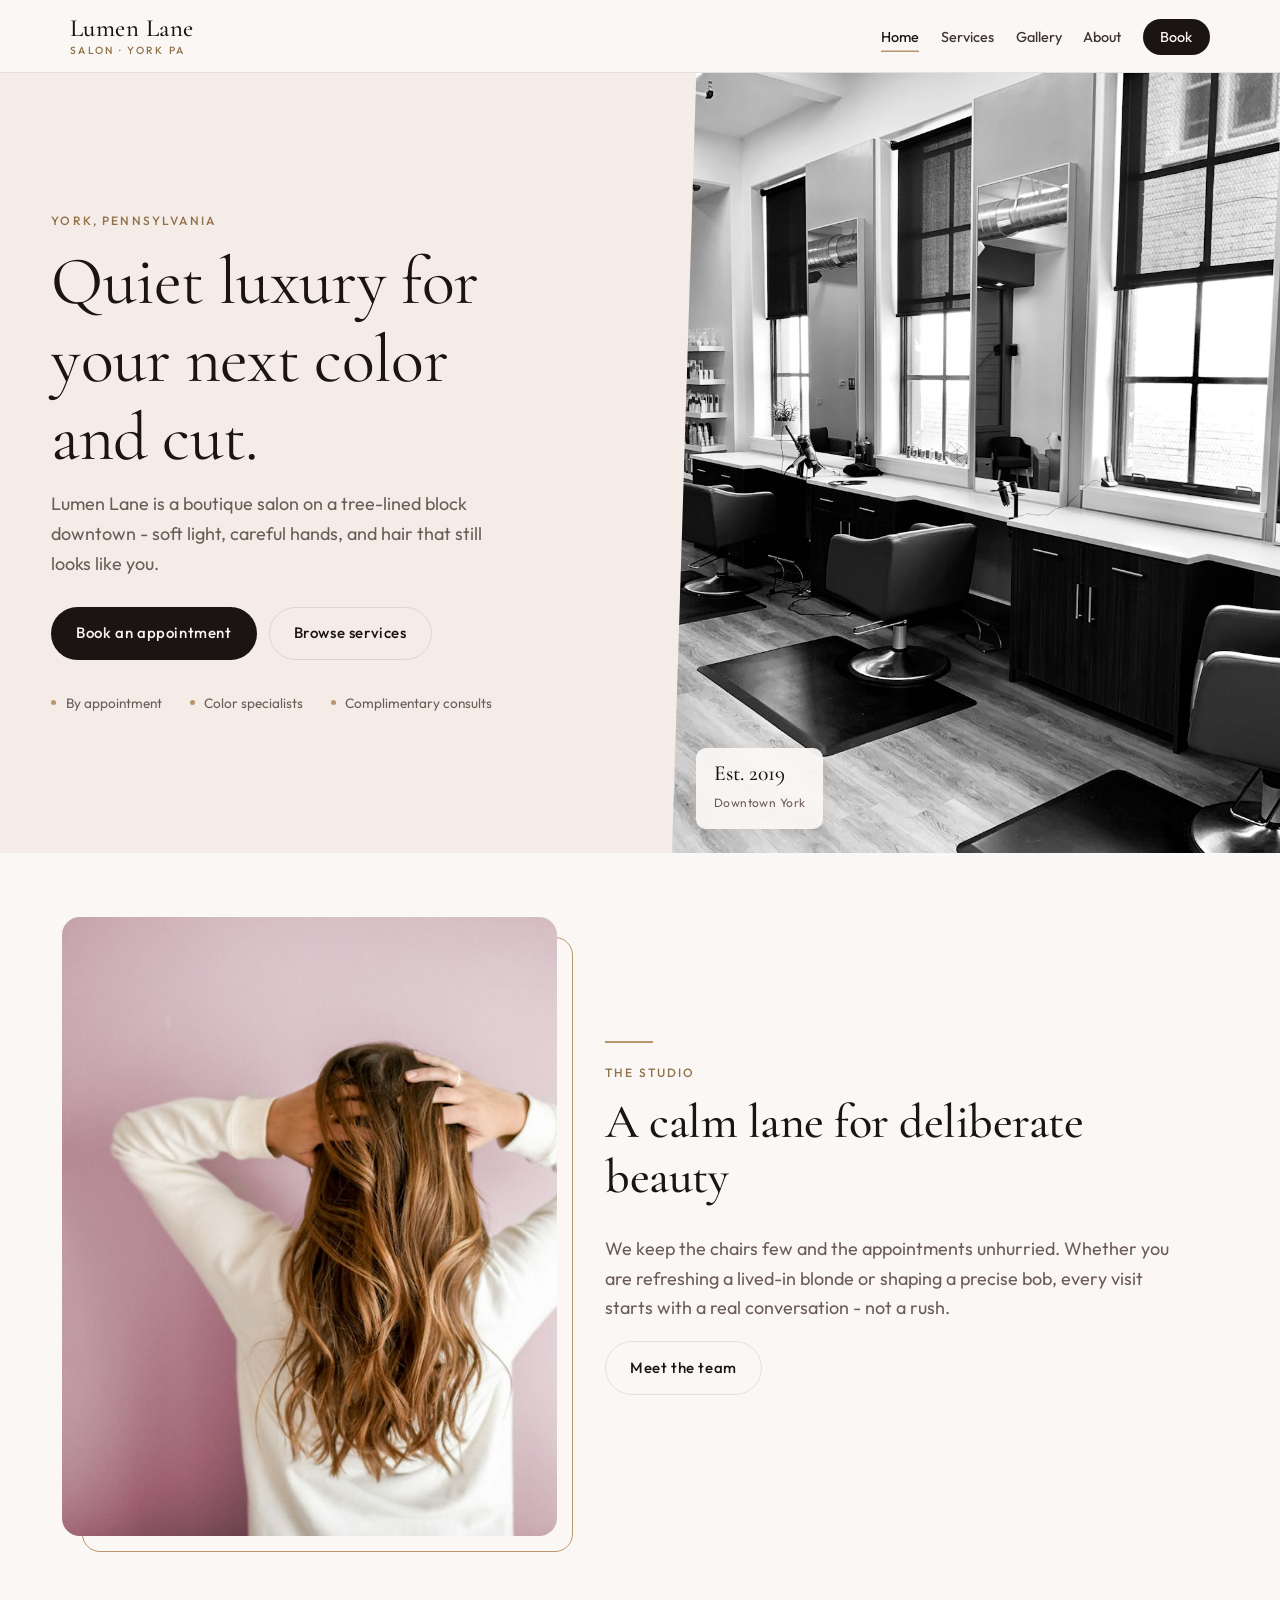
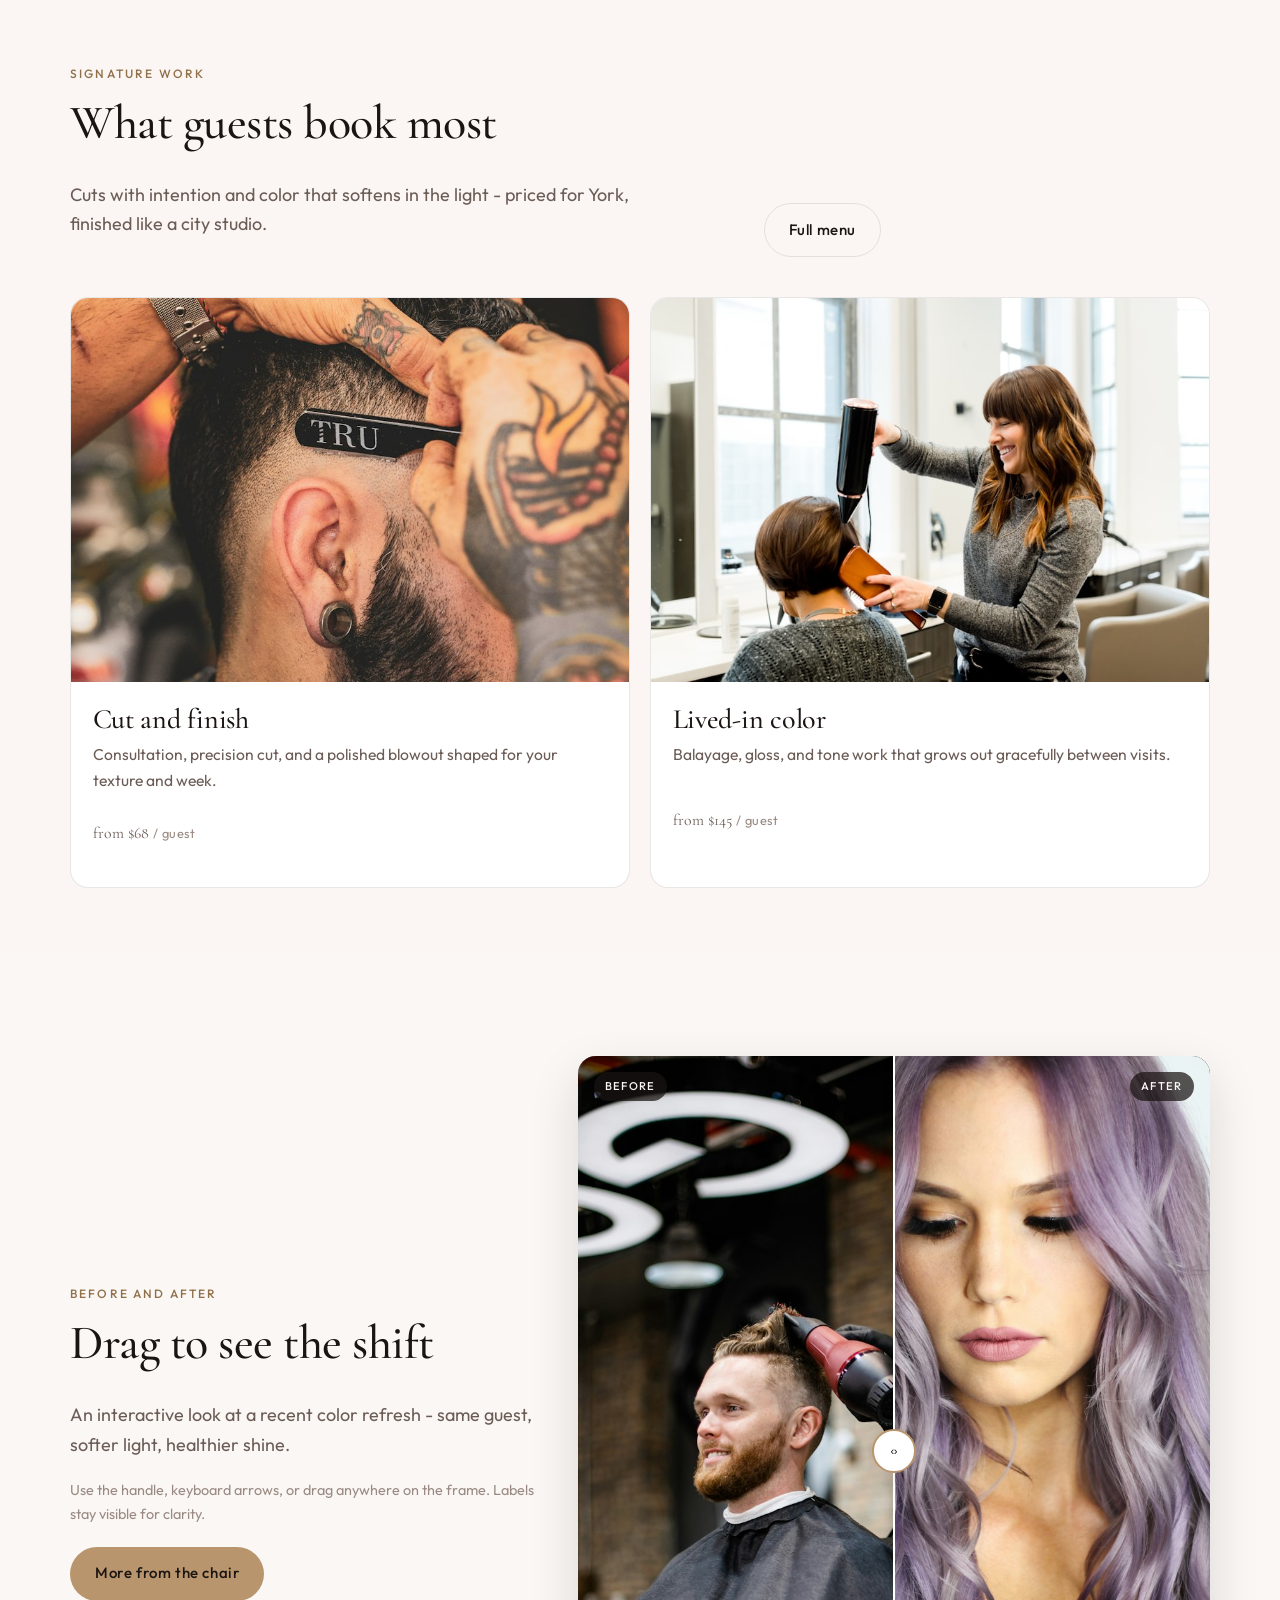
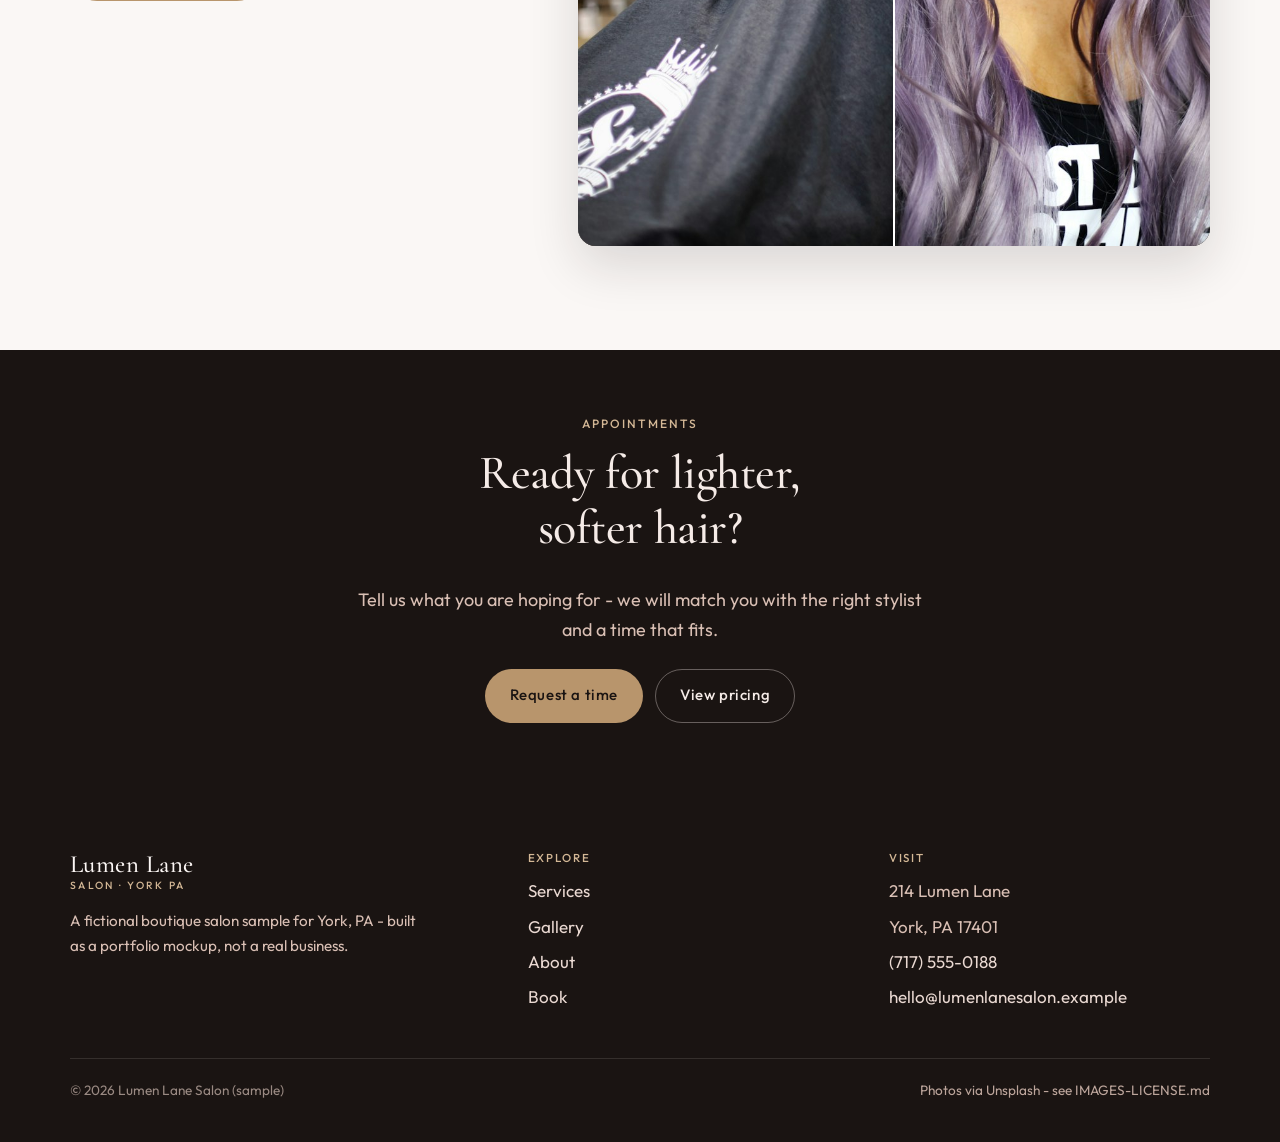
<file: index.html>
<!DOCTYPE html>
<html lang="en">
<head>
  <meta charset="UTF-8">
  <meta name="viewport" content="width=device-width, initial-scale=1.0">
  <meta name="description" content="Lumen Lane Salon - cuts, color, and thoughtful styling in York, PA. A boutique fictional sample site.">
  <title>Lumen Lane Salon | York, PA</title>
  <link rel="preconnect" href="https://fonts.googleapis.com">
  <link rel="preconnect" href="https://fonts.gstatic.com" crossorigin>
  <link href="https://fonts.googleapis.com/css2?family=Cormorant+Garamond:ital,wght@0,400;0,500;0,600;1,400&family=Outfit:wght@300;400;500;600&display=swap" rel="stylesheet">
  <link rel="stylesheet" href="css/styles.css">
</head>
<body>
  <a class="skip-link" href="#main">Skip to content</a>

  <header class="site-header">
    <nav class="nav" aria-label="Primary">
      <a class="logo" href="index.html">
        <span class="logo-mark">Lumen Lane</span>
        <span class="logo-sub">Salon · York PA</span>
      </a>
      <button class="nav-toggle" type="button" aria-expanded="false" aria-controls="nav-menu" aria-label="Open menu">
        <span class="nav-toggle-bar"></span>
        <span class="nav-toggle-bar"></span>
        <span class="nav-toggle-bar"></span>
      </button>
      <ul class="nav-menu" id="nav-menu">
        <li><a href="index.html" aria-current="page">Home</a></li>
        <li><a href="services.html">Services</a></li>
        <li><a href="gallery.html">Gallery</a></li>
        <li><a href="about.html">About</a></li>
        <li><a href="contact.html" class="nav-cta">Book</a></li>
      </ul>
    </nav>
  </header>

  <main id="main">
    <section class="hero" aria-labelledby="hero-heading">
      <div class="hero-copy">
        <p class="eyebrow">York, Pennsylvania</p>
        <h1 id="hero-heading">Quiet luxury for your next color and cut.</h1>
        <p class="hero-lead">Lumen Lane is a boutique salon on a tree-lined block downtown - soft light, careful hands, and hair that still looks like you.</p>
        <div class="hero-actions">
          <a class="btn btn-primary" href="contact.html">Book an appointment</a>
          <a class="btn btn-ghost" href="services.html">Browse services</a>
        </div>
        <ul class="hero-meta" aria-label="Highlights">
          <li>By appointment</li>
          <li>Color specialists</li>
          <li>Complimentary consults</li>
        </ul>
      </div>
      <div class="hero-visual">
        <img
          src="images/hero.jpg"
          alt="Soft natural light across a modern salon interior with styling chairs"
          width="1200"
          height="1500"
          fetchpriority="high">
        <div class="hero-badge">
          <strong>Est. 2019</strong>
          <span>Downtown York</span>
        </div>
      </div>
    </section>

    <section class="section" aria-labelledby="intro-heading">
      <div class="container intro-asymmetric">
        <div>
          <hr class="accent-rule" aria-hidden="true">
          <p class="eyebrow">The studio</p>
          <h2 id="intro-heading">A calm lane for deliberate beauty</h2>
          <p class="section-lead">We keep the chairs few and the appointments unhurried. Whether you are refreshing a lived-in blonde or shaping a precise bob, every visit starts with a real conversation - not a rush.</p>
          <p><a class="btn btn-ghost" href="about.html">Meet the team</a></p>
        </div>
        <div class="intro-media">
          <img src="images/about.jpg" alt="Warm salon workspace with mirrors and soft blush tones" width="800" height="1000">
        </div>
      </div>
    </section>

    <section class="section section--blush" aria-labelledby="featured-heading">
      <div class="container">
        <header class="section-header section-header--split">
          <div>
            <p class="eyebrow">Signature work</p>
            <h2 id="featured-heading">What guests book most</h2>
            <p class="section-lead">Cuts with intention and color that softens in the light - priced for York, finished like a city studio.</p>
          </div>
          <div>
            <a class="btn btn-secondary btn-ghost" href="services.html">Full menu</a>
          </div>
        </header>
        <div class="card-grid card-grid--2">
          <article class="service-card">
            <img src="images/service-cut.jpg" alt="Fresh precision haircut with soft movement" width="800" height="550">
            <div class="service-card-body">
              <h3>Cut and finish</h3>
              <p>Consultation, precision cut, and a polished blowout shaped for your texture and week.</p>
              <p class="service-price">from $68 <span>/ guest</span></p>
            </div>
          </article>
          <article class="service-card">
            <img src="images/service-color.jpg" alt="Dimensional hair color with soft blonde tones" width="800" height="550">
            <div class="service-card-body">
              <h3>Lived-in color</h3>
              <p>Balayage, gloss, and tone work that grows out gracefully between visits.</p>
              <p class="service-price">from $145 <span>/ guest</span></p>
            </div>
          </article>
        </div>
      </div>
    </section>

    <section class="section ba-section" aria-labelledby="ba-heading">
      <div class="container ba-layout">
        <div class="ba-copy">
          <p class="eyebrow">Before and after</p>
          <h2 id="ba-heading">Drag to see the shift</h2>
          <p class="section-lead">An interactive look at a recent color refresh - same guest, softer light, healthier shine.</p>
          <p class="ba-note">Use the handle, keyboard arrows, or drag anywhere on the frame. Labels stay visible for clarity.</p>
          <p style="margin-top:1.25rem"><a class="btn btn-gold" href="gallery.html">More from the chair</a></p>
        </div>
        <div
          class="ba-slider"
          data-ba-slider
          role="img"
          aria-label="Before and after hair transformation comparison slider">
          <img class="ba-after" src="images/ba-after.jpg" alt="" width="800" height="1000">
          <div class="ba-before-wrap">
            <img class="ba-before" src="images/ba-before.jpg" alt="" width="800" height="1000">
          </div>
          <span class="ba-label ba-label--before">Before</span>
          <span class="ba-label ba-label--after">After</span>
          <button
            type="button"
            class="ba-handle"
            aria-label="Reveal before and after. Use left and right arrow keys to adjust."
            aria-valuemin="0"
            aria-valuemax="100"
            aria-valuenow="50"
            role="slider">
            <span class="ba-handle-line" aria-hidden="true"></span>
            <span class="ba-handle-knob" aria-hidden="true">&#8249;&#8250;</span>
          </button>
        </div>
      </div>
    </section>

    <section class="section section--ink cta-band" aria-labelledby="cta-heading">
      <div class="container">
        <p class="eyebrow">Appointments</p>
        <h2 id="cta-heading">Ready for lighter, softer hair?</h2>
        <p class="section-lead">Tell us what you are hoping for - we will match you with the right stylist and a time that fits.</p>
        <div class="cta-actions">
          <a class="btn btn-gold" href="contact.html">Request a time</a>
          <a class="btn btn-ghost-light" href="services.html">View pricing</a>
        </div>
      </div>
    </section>
  </main>

  <footer class="site-footer">
    <div class="container footer-grid">
      <div class="footer-brand">
        <a class="logo" href="index.html">
          <span class="logo-mark">Lumen Lane</span>
          <span class="logo-sub">Salon · York PA</span>
        </a>
        <p>A fictional boutique salon sample for York, PA - built as a portfolio mockup, not a real business.</p>
      </div>
      <div class="footer-col">
        <h3>Explore</h3>
        <ul>
          <li><a href="services.html">Services</a></li>
          <li><a href="gallery.html">Gallery</a></li>
          <li><a href="about.html">About</a></li>
          <li><a href="contact.html">Book</a></li>
        </ul>
      </div>
      <div class="footer-col">
        <h3>Visit</h3>
        <ul>
          <li>214 Lumen Lane</li>
          <li>York, PA 17401</li>
          <li><a href="tel:+17175550188">(717) 555-0188</a></li>
          <li><a href="mailto:hello@lumenlanesalon.example">hello@lumenlanesalon.example</a></li>
        </ul>
      </div>
    </div>
    <div class="container footer-bottom">
      <span>&copy; 2026 Lumen Lane Salon (sample)</span>
      <span class="footer-note">Photos via Unsplash - see IMAGES-LICENSE.md</span>
    </div>
  </footer>

  <div class="book-bar" role="region" aria-label="Quick book">
    <div class="book-bar-inner">
      <p class="book-bar-copy"><strong>Book your chair</strong> York · by appointment</p>
      <a class="btn btn-gold" href="contact.html">Book</a>
    </div>
  </div>

  <script src="js/main.js" defer></script>
</body>
</html>
</file>
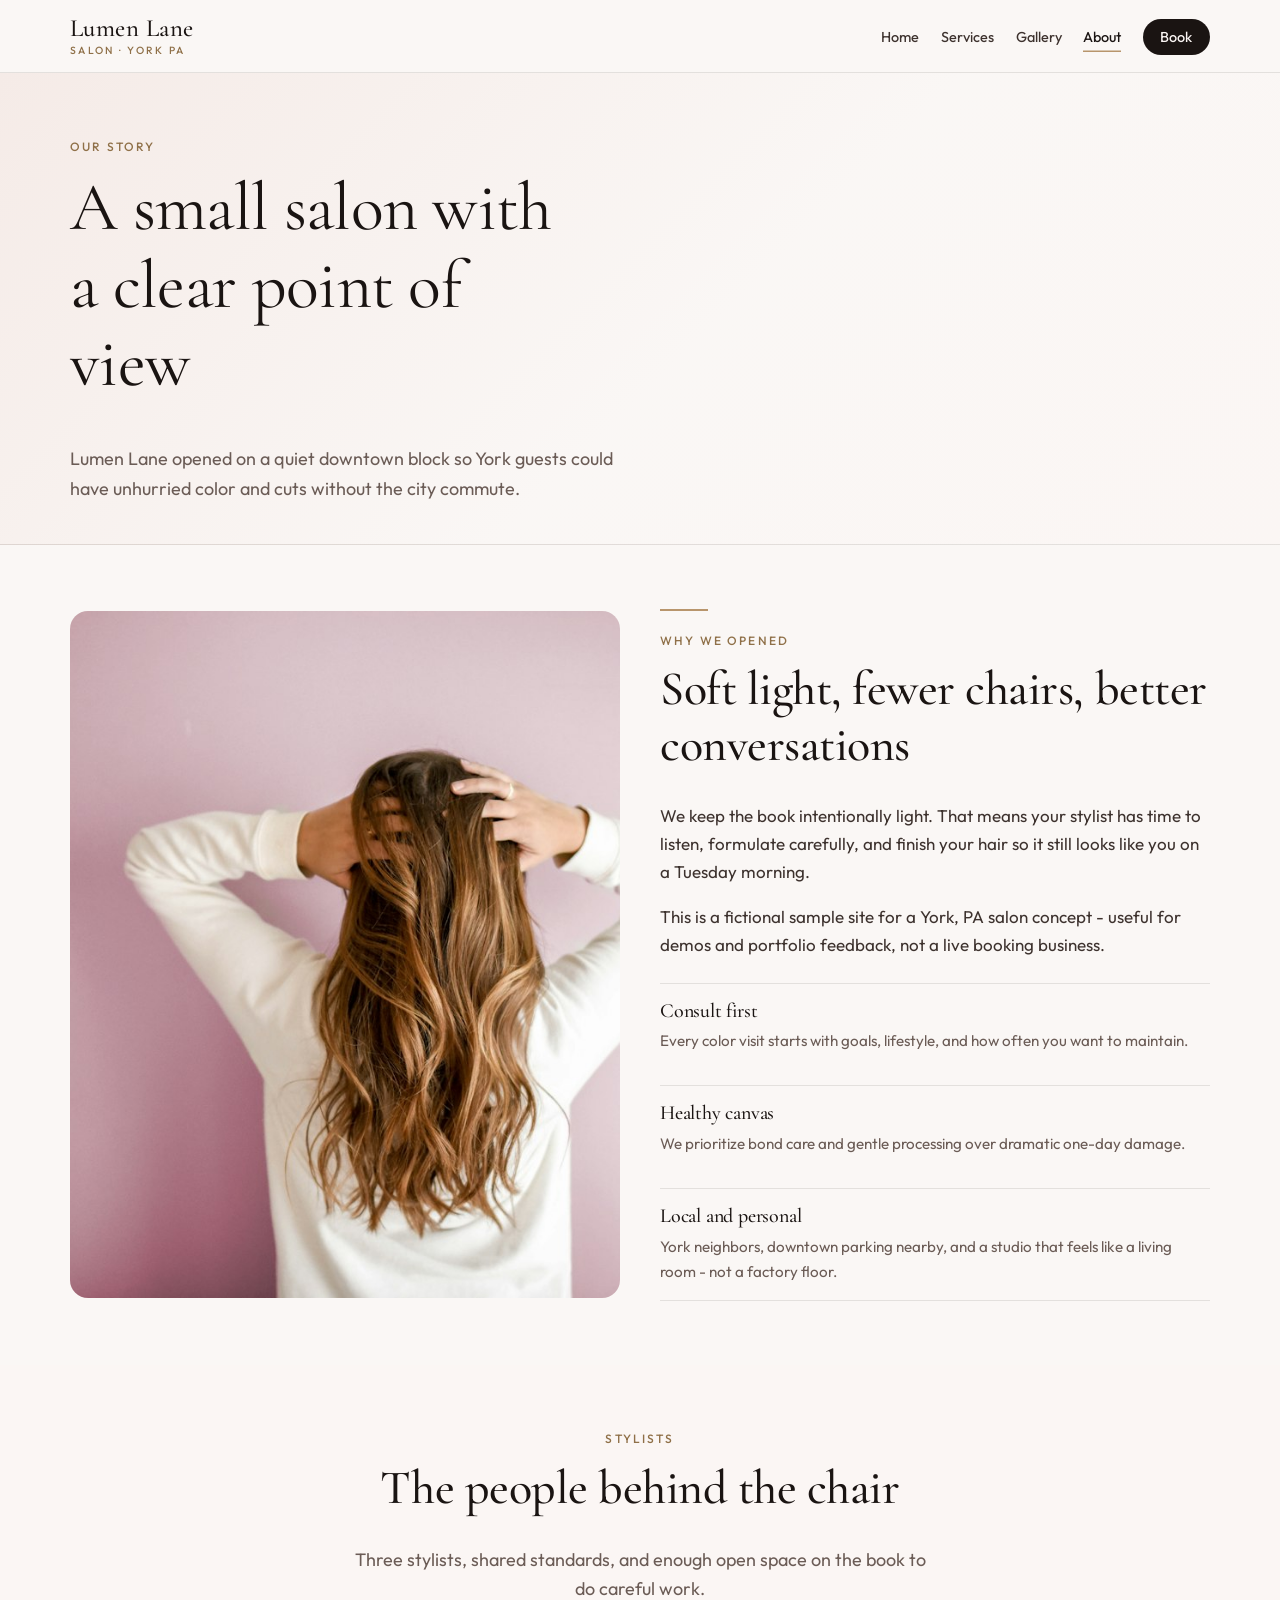
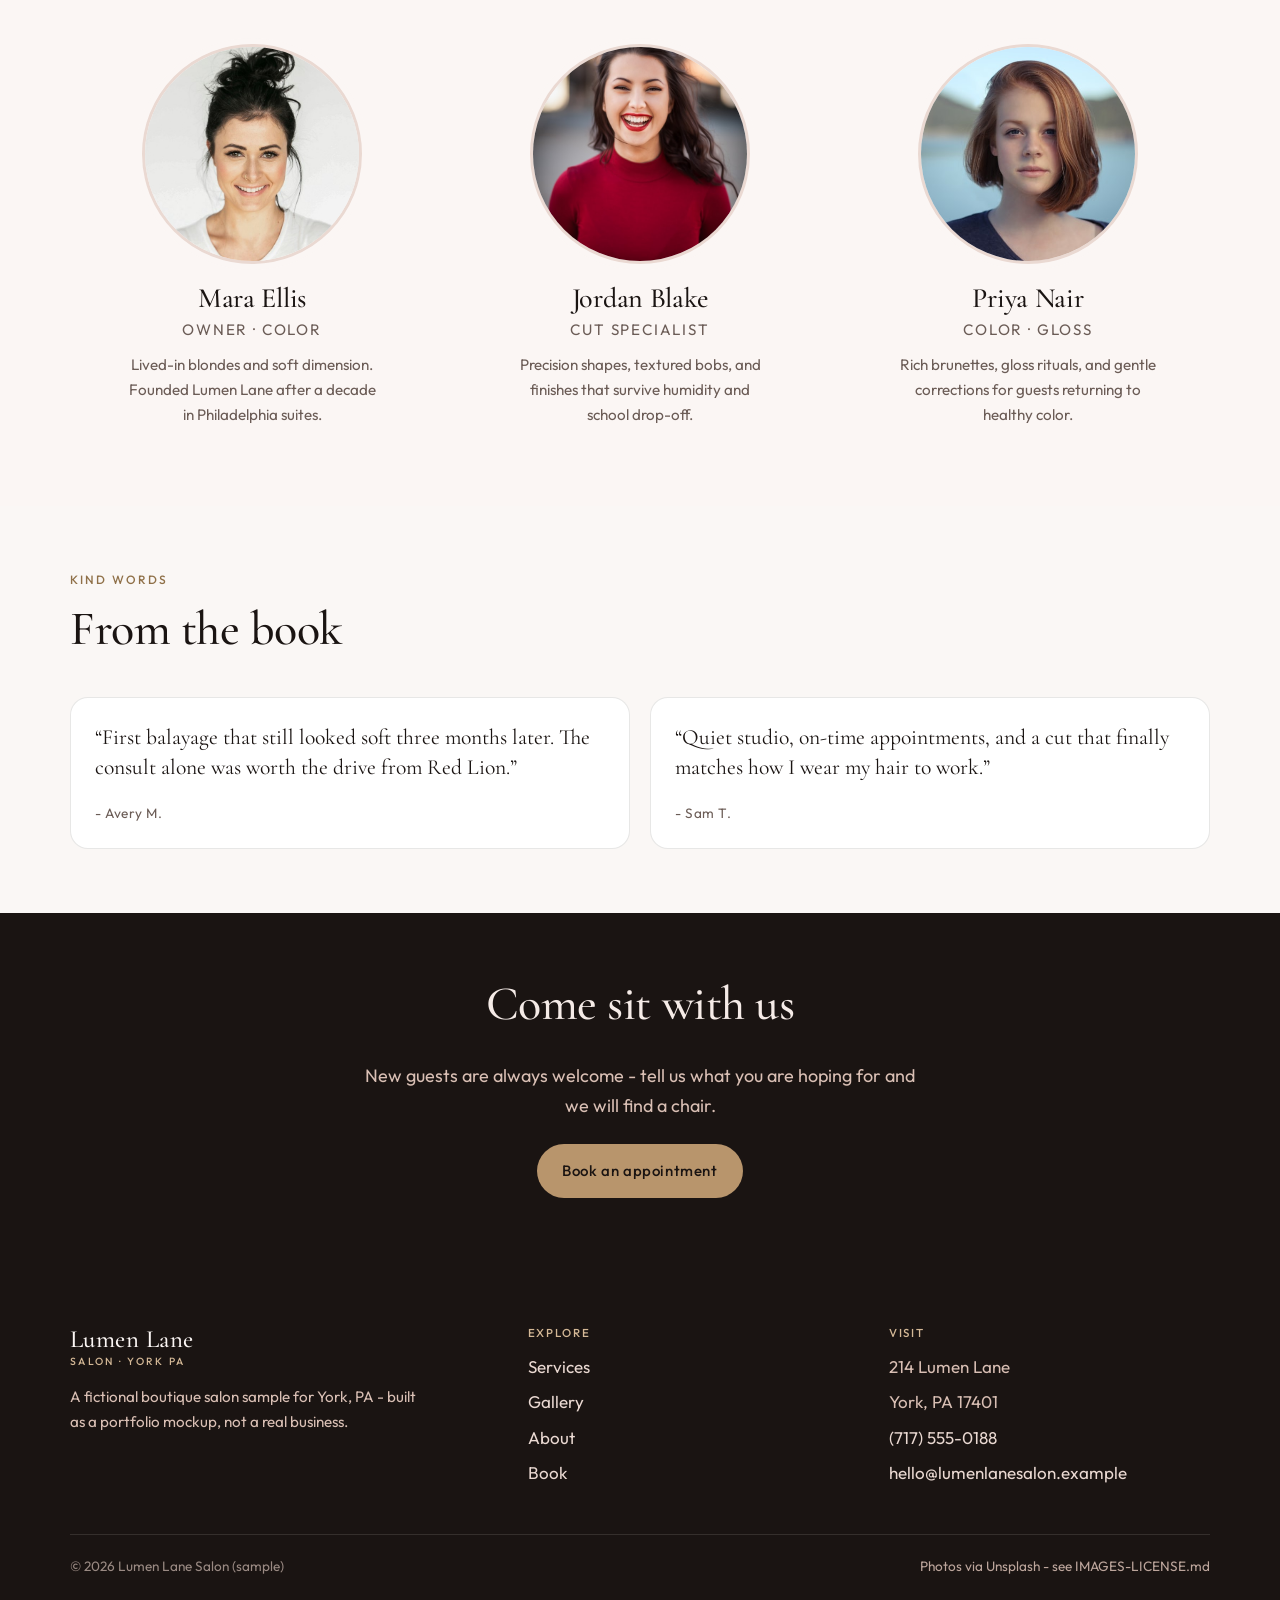
<file: about.html>
<!DOCTYPE html>
<html lang="en">
<head>
  <meta charset="UTF-8">
  <meta name="viewport" content="width=device-width, initial-scale=1.0">
  <meta name="description" content="Meet the stylists behind Lumen Lane Salon in York, PA.">
  <title>About | Lumen Lane Salon</title>
  <link rel="preconnect" href="https://fonts.googleapis.com">
  <link rel="preconnect" href="https://fonts.gstatic.com" crossorigin>
  <link href="https://fonts.googleapis.com/css2?family=Cormorant+Garamond:ital,wght@0,400;0,500;0,600;1,400&family=Outfit:wght@300;400;500;600&display=swap" rel="stylesheet">
  <link rel="stylesheet" href="css/styles.css">
</head>
<body>
  <a class="skip-link" href="#main">Skip to content</a>

  <header class="site-header">
    <nav class="nav" aria-label="Primary">
      <a class="logo" href="index.html">
        <span class="logo-mark">Lumen Lane</span>
        <span class="logo-sub">Salon · York PA</span>
      </a>
      <button class="nav-toggle" type="button" aria-expanded="false" aria-controls="nav-menu" aria-label="Open menu">
        <span class="nav-toggle-bar"></span>
        <span class="nav-toggle-bar"></span>
        <span class="nav-toggle-bar"></span>
      </button>
      <ul class="nav-menu" id="nav-menu">
        <li><a href="index.html">Home</a></li>
        <li><a href="services.html">Services</a></li>
        <li><a href="gallery.html">Gallery</a></li>
        <li><a href="about.html" aria-current="page">About</a></li>
        <li><a href="contact.html" class="nav-cta">Book</a></li>
      </ul>
    </nav>
  </header>

  <main id="main">
    <header class="page-hero">
      <div class="container">
        <p class="eyebrow">Our story</p>
        <h1>A small salon with a clear point of view</h1>
        <p class="section-lead">Lumen Lane opened on a quiet downtown block so York guests could have unhurried color and cuts without the city commute.</p>
      </div>
    </header>

    <section class="section" aria-labelledby="story-heading">
      <div class="container about-split">
        <div>
          <img src="images/about.jpg" alt="Sunlit salon interior with blush walls and mirrors" width="800" height="1000">
        </div>
        <div>
          <hr class="accent-rule" aria-hidden="true">
          <p class="eyebrow">Why we opened</p>
          <h2 id="story-heading">Soft light, fewer chairs, better conversations</h2>
          <p>We keep the book intentionally light. That means your stylist has time to listen, formulate carefully, and finish your hair so it still looks like you on a Tuesday morning.</p>
          <p>This is a fictional sample site for a York, PA salon concept - useful for demos and portfolio feedback, not a live booking business.</p>
          <div class="values">
            <div class="value-item">
              <h3>Consult first</h3>
              <p>Every color visit starts with goals, lifestyle, and how often you want to maintain.</p>
            </div>
            <div class="value-item">
              <h3>Healthy canvas</h3>
              <p>We prioritize bond care and gentle processing over dramatic one-day damage.</p>
            </div>
            <div class="value-item">
              <h3>Local and personal</h3>
              <p>York neighbors, downtown parking nearby, and a studio that feels like a living room - not a factory floor.</p>
            </div>
          </div>
        </div>
      </div>
    </section>

    <section class="section section--blush" aria-labelledby="team-heading">
      <div class="container">
        <header class="section-header text-center" style="margin-inline:auto; max-width:36rem;">
          <p class="eyebrow">Stylists</p>
          <h2 id="team-heading">The people behind the chair</h2>
          <p class="section-lead" style="margin-inline:auto;">Three stylists, shared standards, and enough open space on the book to do careful work.</p>
        </header>
        <div class="team-grid">
          <article class="team-card">
            <img src="images/team-1.jpg" alt="Portrait of stylist Mara Ellis" width="400" height="400">
            <h3>Mara Ellis</h3>
            <p class="team-role">Owner · Color</p>
            <p>Lived-in blondes and soft dimension. Founded Lumen Lane after a decade in Philadelphia suites.</p>
          </article>
          <article class="team-card">
            <img src="images/team-2.jpg" alt="Portrait of stylist Jordan Blake" width="400" height="400">
            <h3>Jordan Blake</h3>
            <p class="team-role">Cut specialist</p>
            <p>Precision shapes, textured bobs, and finishes that survive humidity and school drop-off.</p>
          </article>
          <article class="team-card">
            <img src="images/team-3.jpg" alt="Portrait of stylist Priya Nair" width="400" height="400">
            <h3>Priya Nair</h3>
            <p class="team-role">Color · gloss</p>
            <p>Rich brunettes, gloss rituals, and gentle corrections for guests returning to healthy color.</p>
          </article>
        </div>
      </div>
    </section>

    <section class="section" aria-labelledby="quotes-heading">
      <div class="container">
        <header class="section-header">
          <p class="eyebrow">Kind words</p>
          <h2 id="quotes-heading">From the book</h2>
        </header>
        <div class="quote-grid">
          <article class="quote-card">
            <blockquote>“First balayage that still looked soft three months later. The consult alone was worth the drive from Red Lion.”</blockquote>
            <cite>- Avery M.</cite>
          </article>
          <article class="quote-card">
            <blockquote>“Quiet studio, on-time appointments, and a cut that finally matches how I wear my hair to work.”</blockquote>
            <cite>- Sam T.</cite>
          </article>
        </div>
      </div>
    </section>

    <section class="section section--ink cta-band" aria-labelledby="about-cta">
      <div class="container">
        <h2 id="about-cta">Come sit with us</h2>
        <p class="section-lead">New guests are always welcome - tell us what you are hoping for and we will find a chair.</p>
        <div class="cta-actions">
          <a class="btn btn-gold" href="contact.html">Book an appointment</a>
        </div>
      </div>
    </section>
  </main>

  <footer class="site-footer">
    <div class="container footer-grid">
      <div class="footer-brand">
        <a class="logo" href="index.html">
          <span class="logo-mark">Lumen Lane</span>
          <span class="logo-sub">Salon · York PA</span>
        </a>
        <p>A fictional boutique salon sample for York, PA - built as a portfolio mockup, not a real business.</p>
      </div>
      <div class="footer-col">
        <h3>Explore</h3>
        <ul>
          <li><a href="services.html">Services</a></li>
          <li><a href="gallery.html">Gallery</a></li>
          <li><a href="about.html">About</a></li>
          <li><a href="contact.html">Book</a></li>
        </ul>
      </div>
      <div class="footer-col">
        <h3>Visit</h3>
        <ul>
          <li>214 Lumen Lane</li>
          <li>York, PA 17401</li>
          <li><a href="tel:+17175550188">(717) 555-0188</a></li>
          <li><a href="mailto:hello@lumenlanesalon.example">hello@lumenlanesalon.example</a></li>
        </ul>
      </div>
    </div>
    <div class="container footer-bottom">
      <span>&copy; 2026 Lumen Lane Salon (sample)</span>
      <span class="footer-note">Photos via Unsplash - see IMAGES-LICENSE.md</span>
    </div>
  </footer>

  <div class="book-bar" role="region" aria-label="Quick book">
    <div class="book-bar-inner">
      <p class="book-bar-copy"><strong>Book your chair</strong> York · by appointment</p>
      <a class="btn btn-gold" href="contact.html">Book</a>
    </div>
  </div>

  <script src="js/main.js" defer></script>
</body>
</html>
</file>
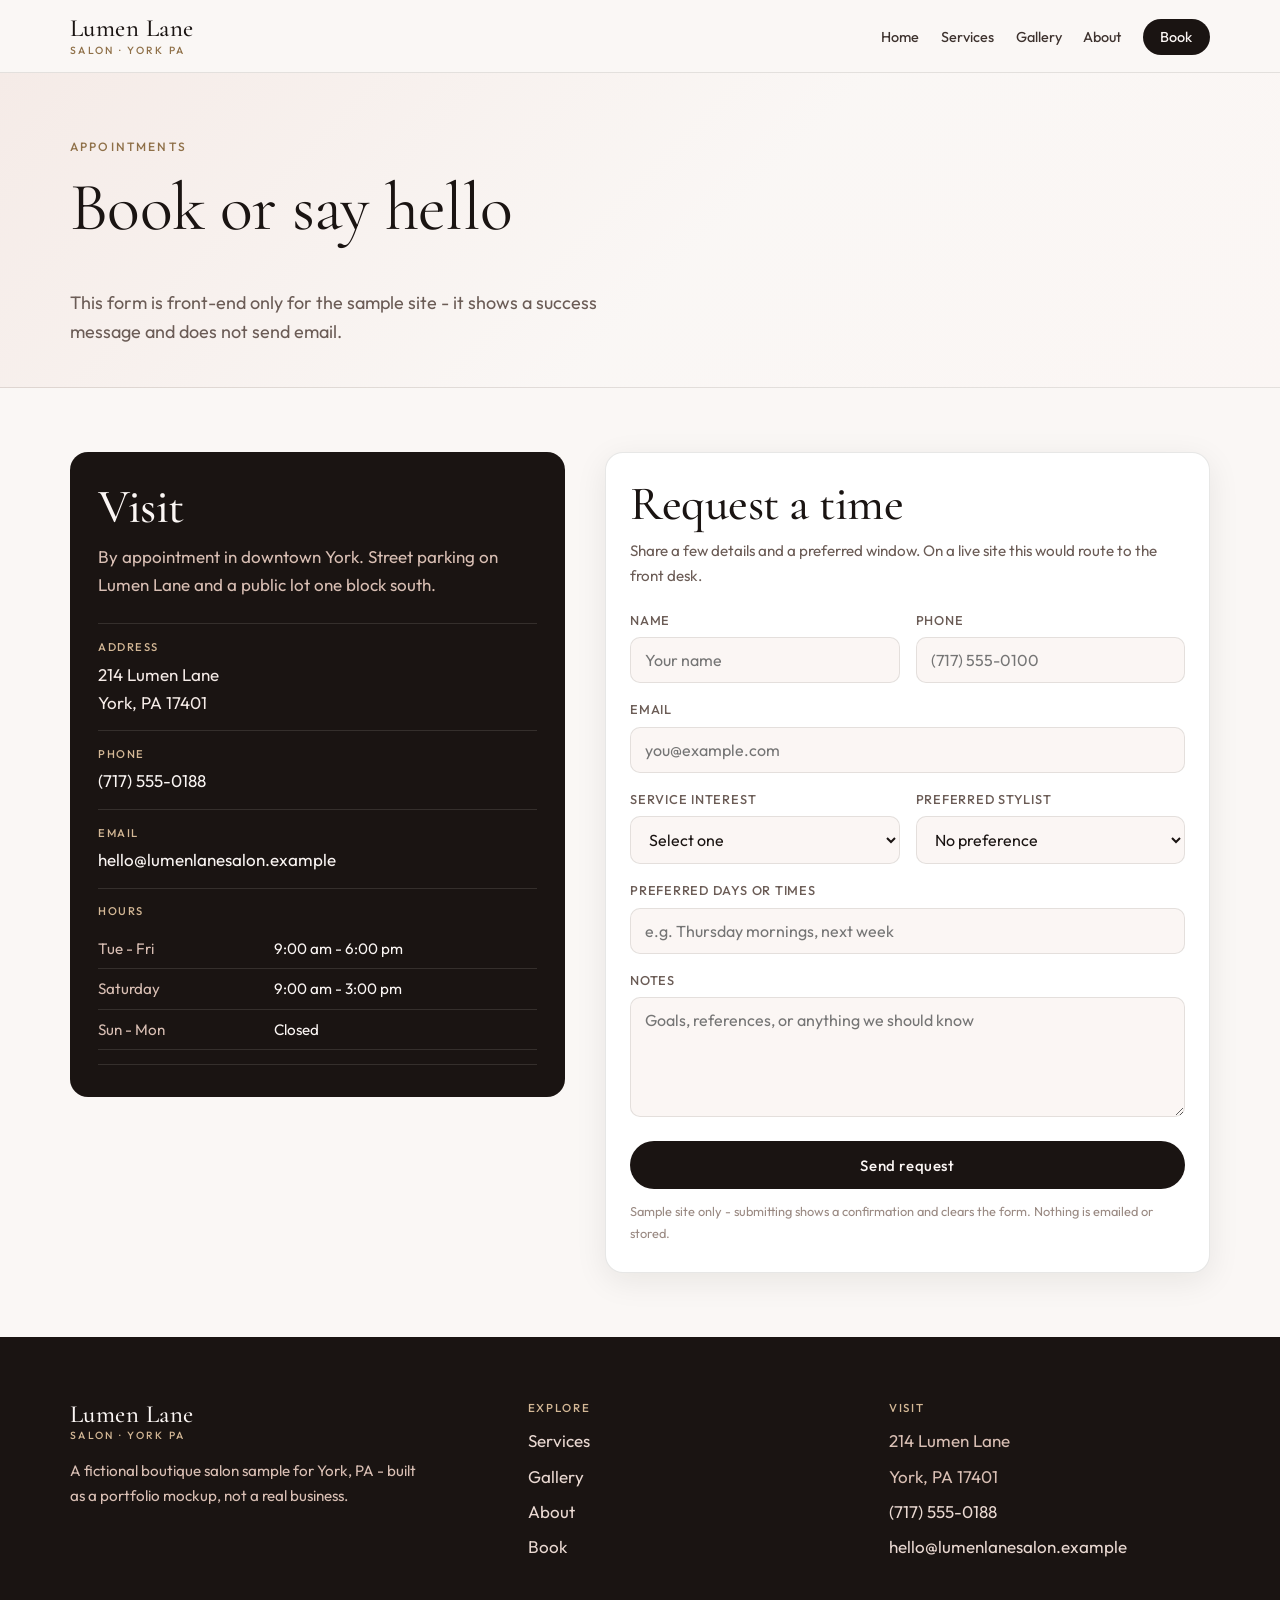
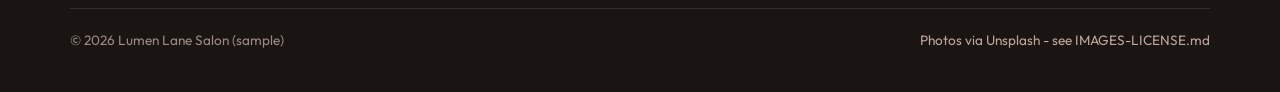
<file: contact.html>
<!DOCTYPE html>
<html lang="en">
<head>
  <meta charset="UTF-8">
  <meta name="viewport" content="width=device-width, initial-scale=1.0">
  <meta name="description" content="Book an appointment or ask a question at Lumen Lane Salon in York, PA.">
  <title>Book | Lumen Lane Salon</title>
  <link rel="preconnect" href="https://fonts.googleapis.com">
  <link rel="preconnect" href="https://fonts.gstatic.com" crossorigin>
  <link href="https://fonts.googleapis.com/css2?family=Cormorant+Garamond:ital,wght@0,400;0,500;0,600;1,400&family=Outfit:wght@300;400;500;600&display=swap" rel="stylesheet">
  <link rel="stylesheet" href="css/styles.css">
</head>
<body>
  <a class="skip-link" href="#main">Skip to content</a>

  <header class="site-header">
    <nav class="nav" aria-label="Primary">
      <a class="logo" href="index.html">
        <span class="logo-mark">Lumen Lane</span>
        <span class="logo-sub">Salon · York PA</span>
      </a>
      <button class="nav-toggle" type="button" aria-expanded="false" aria-controls="nav-menu" aria-label="Open menu">
        <span class="nav-toggle-bar"></span>
        <span class="nav-toggle-bar"></span>
        <span class="nav-toggle-bar"></span>
      </button>
      <ul class="nav-menu" id="nav-menu">
        <li><a href="index.html">Home</a></li>
        <li><a href="services.html">Services</a></li>
        <li><a href="gallery.html">Gallery</a></li>
        <li><a href="about.html">About</a></li>
        <li><a href="contact.html" class="nav-cta" aria-current="page">Book</a></li>
      </ul>
    </nav>
  </header>

  <main id="main">
    <header class="page-hero">
      <div class="container">
        <p class="eyebrow">Appointments</p>
        <h1>Book or say hello</h1>
        <p class="section-lead">This form is front-end only for the sample site - it shows a success message and does not send email.</p>
      </div>
    </header>

    <section class="section" aria-labelledby="contact-heading">
      <div class="container contact-grid">
        <aside class="contact-details" aria-labelledby="visit-heading">
          <h2 id="visit-heading">Visit</h2>
          <p>By appointment in downtown York. Street parking on Lumen Lane and a public lot one block south.</p>
          <ul class="contact-list">
            <li>
              <strong>Address</strong>
              <span>214 Lumen Lane<br>York, PA 17401</span>
            </li>
            <li>
              <strong>Phone</strong>
              <a href="tel:+17175550188">(717) 555-0188</a>
            </li>
            <li>
              <strong>Email</strong>
              <a href="mailto:hello@lumenlanesalon.example">hello@lumenlanesalon.example</a>
            </li>
            <li>
              <strong>Hours</strong>
              <table class="hours-table">
                <tbody>
                  <tr><th scope="row">Tue - Fri</th><td>9:00 am - 6:00 pm</td></tr>
                  <tr><th scope="row">Saturday</th><td>9:00 am - 3:00 pm</td></tr>
                  <tr><th scope="row">Sun - Mon</th><td>Closed</td></tr>
                </tbody>
              </table>
            </li>
          </ul>
        </aside>

        <div class="form-card">
          <h2 id="contact-heading">Request a time</h2>
          <p class="form-intro">Share a few details and a preferred window. On a live site this would route to the front desk.</p>

          <form data-mock-form novalidate>
            <div class="form-success" tabindex="-1">
              Thanks - your request was captured in this demo. No message was sent.
            </div>

            <div class="form-row form-row--2">
              <div class="form-field">
                <label for="name">Name</label>
                <input id="name" name="name" type="text" autocomplete="name" required placeholder="Your name">
              </div>
              <div class="form-field">
                <label for="phone">Phone</label>
                <input id="phone" name="phone" type="tel" autocomplete="tel" placeholder="(717) 555-0100">
              </div>
            </div>

            <div class="form-row">
              <div class="form-field">
                <label for="email">Email</label>
                <input id="email" name="email" type="email" autocomplete="email" required placeholder="you@example.com">
              </div>
            </div>

            <div class="form-row form-row--2">
              <div class="form-field">
                <label for="service">Service interest</label>
                <select id="service" name="service">
                  <option value="">Select one</option>
                  <option>Cut and finish</option>
                  <option>Lived-in color / balayage</option>
                  <option>Highlights or gloss</option>
                  <option>Blowout or event style</option>
                  <option>Consult only</option>
                  <option>Not sure yet</option>
                </select>
              </div>
              <div class="form-field">
                <label for="stylist">Preferred stylist</label>
                <select id="stylist" name="stylist">
                  <option value="">No preference</option>
                  <option>Mara Ellis</option>
                  <option>Jordan Blake</option>
                  <option>Priya Nair</option>
                </select>
              </div>
            </div>

            <div class="form-row">
              <div class="form-field">
                <label for="when">Preferred days or times</label>
                <input id="when" name="when" type="text" placeholder="e.g. Thursday mornings, next week">
              </div>
            </div>

            <div class="form-row">
              <div class="form-field">
                <label for="message">Notes</label>
                <textarea id="message" name="message" placeholder="Goals, references, or anything we should know"></textarea>
              </div>
            </div>

            <button class="btn btn-primary btn-block" type="submit">Send request</button>
            <p class="form-hint">Sample site only - submitting shows a confirmation and clears the form. Nothing is emailed or stored.</p>
          </form>
        </div>
      </div>
    </section>
  </main>

  <footer class="site-footer">
    <div class="container footer-grid">
      <div class="footer-brand">
        <a class="logo" href="index.html">
          <span class="logo-mark">Lumen Lane</span>
          <span class="logo-sub">Salon · York PA</span>
        </a>
        <p>A fictional boutique salon sample for York, PA - built as a portfolio mockup, not a real business.</p>
      </div>
      <div class="footer-col">
        <h3>Explore</h3>
        <ul>
          <li><a href="services.html">Services</a></li>
          <li><a href="gallery.html">Gallery</a></li>
          <li><a href="about.html">About</a></li>
          <li><a href="contact.html">Book</a></li>
        </ul>
      </div>
      <div class="footer-col">
        <h3>Visit</h3>
        <ul>
          <li>214 Lumen Lane</li>
          <li>York, PA 17401</li>
          <li><a href="tel:+17175550188">(717) 555-0188</a></li>
          <li><a href="mailto:hello@lumenlanesalon.example">hello@lumenlanesalon.example</a></li>
        </ul>
      </div>
    </div>
    <div class="container footer-bottom">
      <span>&copy; 2026 Lumen Lane Salon (sample)</span>
      <span class="footer-note">Photos via Unsplash - see IMAGES-LICENSE.md</span>
    </div>
  </footer>

  <div class="book-bar" role="region" aria-label="Quick book">
    <div class="book-bar-inner">
      <p class="book-bar-copy"><strong>Book your chair</strong> York · by appointment</p>
      <a class="btn btn-gold" href="contact.html">Book</a>
    </div>
  </div>

  <script src="js/main.js" defer></script>
</body>
</html>
</file>
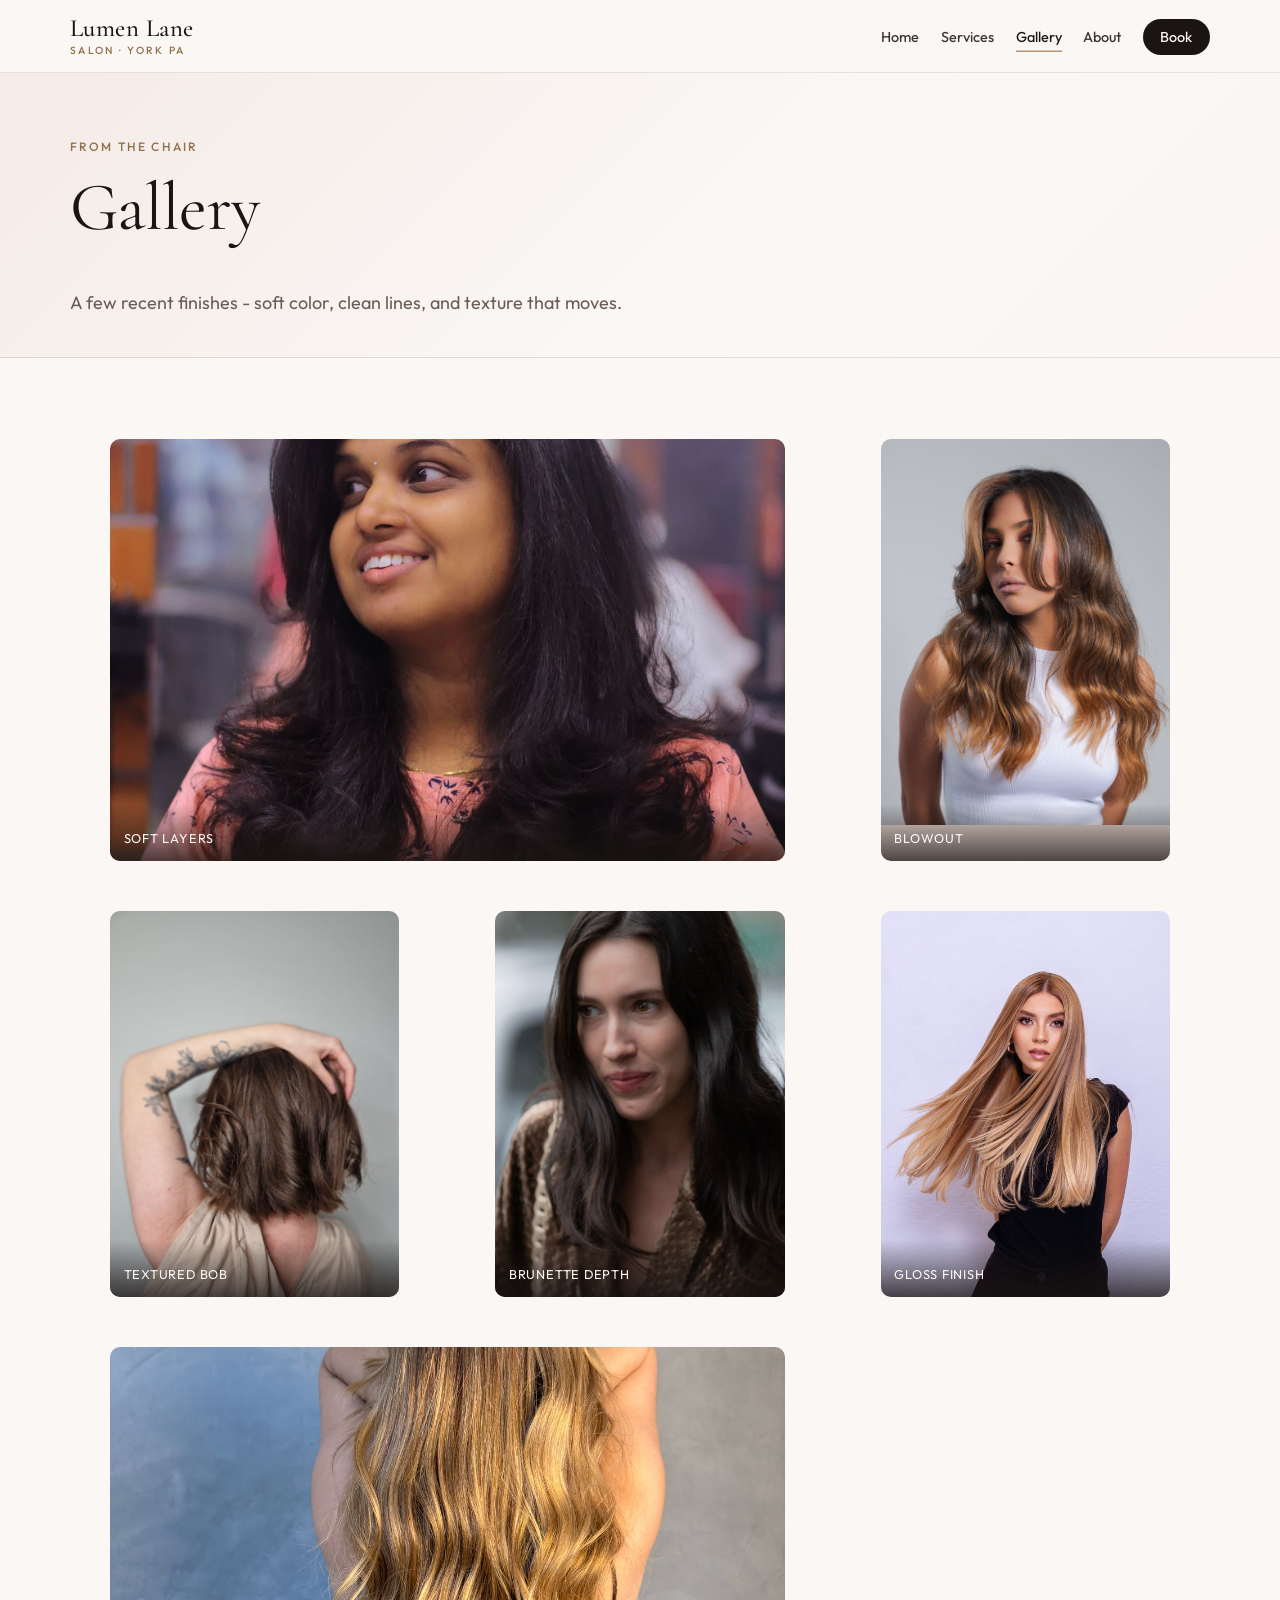
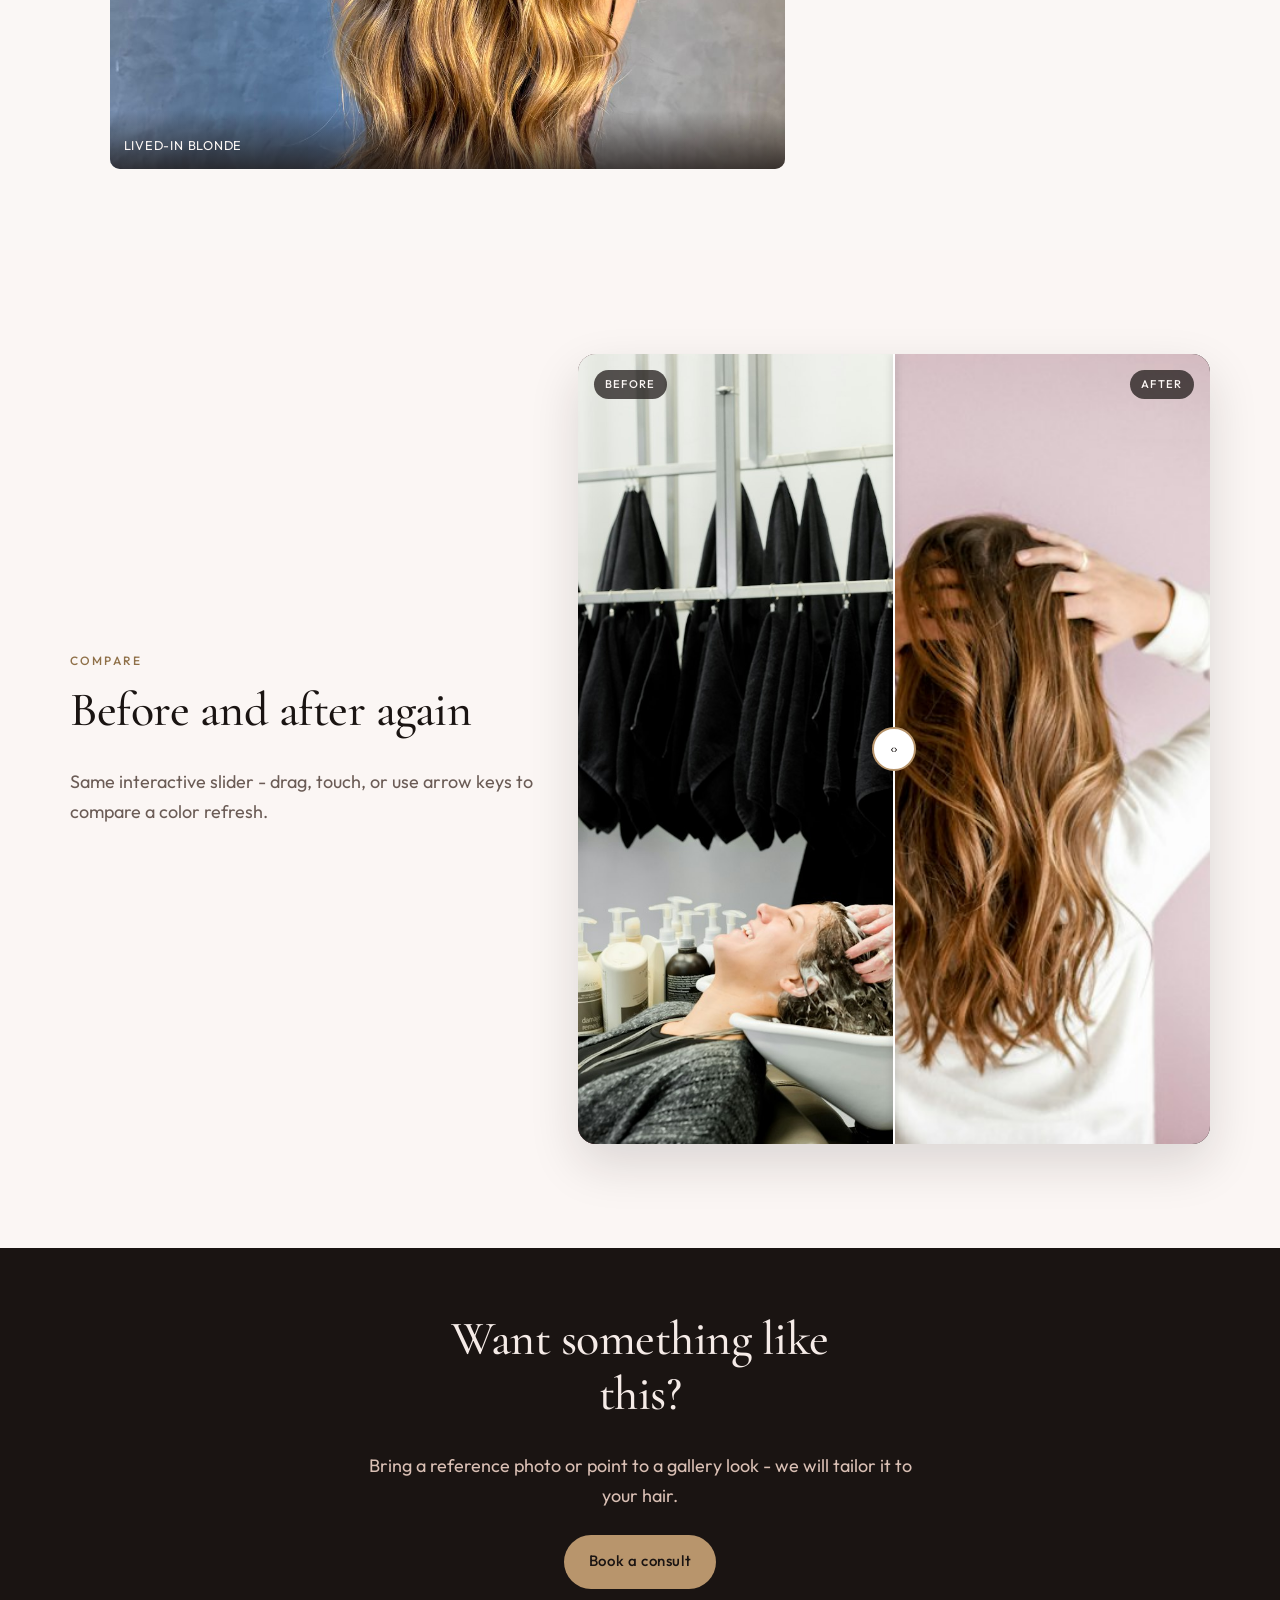
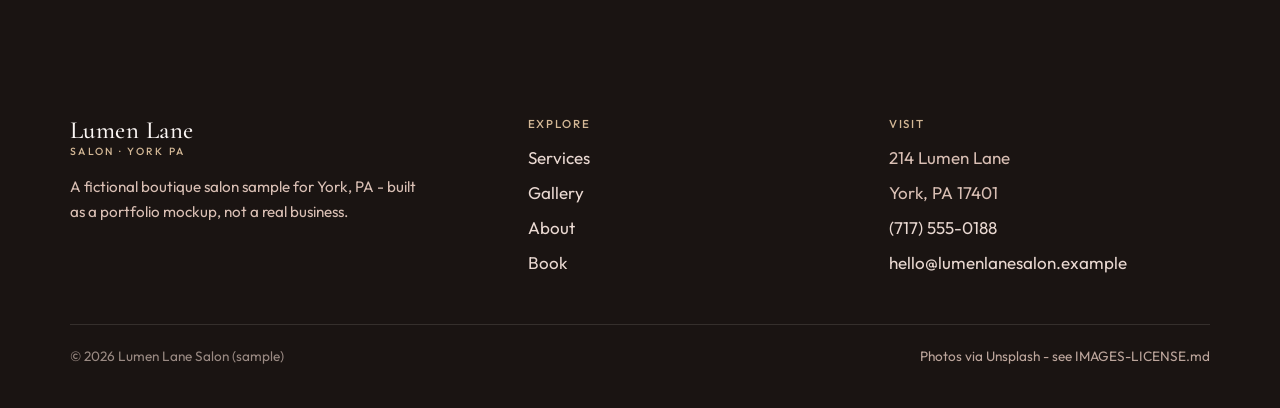
<file: gallery.html>
<!DOCTYPE html>
<html lang="en">
<head>
  <meta charset="UTF-8">
  <meta name="viewport" content="width=device-width, initial-scale=1.0">
  <meta name="description" content="Hair gallery from Lumen Lane Salon - cuts, color, and finishes in York, PA.">
  <title>Gallery | Lumen Lane Salon</title>
  <link rel="preconnect" href="https://fonts.googleapis.com">
  <link rel="preconnect" href="https://fonts.gstatic.com" crossorigin>
  <link href="https://fonts.googleapis.com/css2?family=Cormorant+Garamond:ital,wght@0,400;0,500;0,600;1,400&family=Outfit:wght@300;400;500;600&display=swap" rel="stylesheet">
  <link rel="stylesheet" href="css/styles.css">
</head>
<body>
  <a class="skip-link" href="#main">Skip to content</a>

  <header class="site-header">
    <nav class="nav" aria-label="Primary">
      <a class="logo" href="index.html">
        <span class="logo-mark">Lumen Lane</span>
        <span class="logo-sub">Salon · York PA</span>
      </a>
      <button class="nav-toggle" type="button" aria-expanded="false" aria-controls="nav-menu" aria-label="Open menu">
        <span class="nav-toggle-bar"></span>
        <span class="nav-toggle-bar"></span>
        <span class="nav-toggle-bar"></span>
      </button>
      <ul class="nav-menu" id="nav-menu">
        <li><a href="index.html">Home</a></li>
        <li><a href="services.html">Services</a></li>
        <li><a href="gallery.html" aria-current="page">Gallery</a></li>
        <li><a href="about.html">About</a></li>
        <li><a href="contact.html" class="nav-cta">Book</a></li>
      </ul>
    </nav>
  </header>

  <main id="main">
    <header class="page-hero">
      <div class="container">
        <p class="eyebrow">From the chair</p>
        <h1>Gallery</h1>
        <p class="section-lead">A few recent finishes - soft color, clean lines, and texture that moves.</p>
      </div>
    </header>

    <section class="section" aria-label="Hair gallery">
      <div class="container">
        <div class="gallery-grid">
          <figure class="gallery-item gallery-item--wide">
            <img src="images/gallery-1.jpg" alt="Woman with long dark hair in soft face-framing layers" width="1200" height="750">
            <figcaption class="gallery-caption">Soft layers</figcaption>
          </figure>
          <figure class="gallery-item">
            <img src="images/gallery-2.jpg" alt="Woman with long brunette hair in a polished soft-wave blowout" width="800" height="1067">
            <figcaption class="gallery-caption">Blowout</figcaption>
          </figure>
          <figure class="gallery-item">
            <img src="images/gallery-3.jpg" alt="Back view of a short textured brunette bob" width="800" height="1067">
            <figcaption class="gallery-caption">Textured bob</figcaption>
          </figure>
          <figure class="gallery-item">
            <img src="images/gallery-4.jpg" alt="Portrait of a woman with dimensional dark brunette hair" width="800" height="1067">
            <figcaption class="gallery-caption">Brunette depth</figcaption>
          </figure>
          <figure class="gallery-item">
            <img src="images/gallery-5.jpg" alt="Woman with long straight glossy honey-blonde hair" width="800" height="1067">
            <figcaption class="gallery-caption">Gloss finish</figcaption>
          </figure>
          <figure class="gallery-item gallery-item--wide">
            <img src="images/gallery-6.jpg" alt="Back view of long lived-in balayage blonde waves" width="1200" height="750">
            <figcaption class="gallery-caption">Lived-in blonde</figcaption>
          </figure>
        </div>
      </div>
    </section>

    <section class="section section--blush ba-section" aria-labelledby="gal-ba-heading">
      <div class="container ba-layout">
        <div class="ba-copy">
          <p class="eyebrow">Compare</p>
          <h2 id="gal-ba-heading">Before and after again</h2>
          <p class="section-lead">Same interactive slider - drag, touch, or use arrow keys to compare a color refresh.</p>
        </div>
        <div
          class="ba-slider"
          data-ba-slider
          role="img"
          aria-label="Before and after hair comparison slider">
          <img class="ba-after" src="images/after.jpg" alt="" width="800" height="1000">
          <div class="ba-before-wrap">
            <img class="ba-before" src="images/before.jpg" alt="" width="800" height="1000">
          </div>
          <span class="ba-label ba-label--before">Before</span>
          <span class="ba-label ba-label--after">After</span>
          <button
            type="button"
            class="ba-handle"
            aria-label="Reveal before and after. Use left and right arrow keys to adjust."
            aria-valuemin="0"
            aria-valuemax="100"
            aria-valuenow="50"
            role="slider">
            <span class="ba-handle-line" aria-hidden="true"></span>
            <span class="ba-handle-knob" aria-hidden="true">&#8249;&#8250;</span>
          </button>
        </div>
      </div>
    </section>

    <section class="section section--ink cta-band" aria-labelledby="gal-cta">
      <div class="container">
        <h2 id="gal-cta">Want something like this?</h2>
        <p class="section-lead">Bring a reference photo or point to a gallery look - we will tailor it to your hair.</p>
        <div class="cta-actions">
          <a class="btn btn-gold" href="contact.html">Book a consult</a>
        </div>
      </div>
    </section>
  </main>

  <footer class="site-footer">
    <div class="container footer-grid">
      <div class="footer-brand">
        <a class="logo" href="index.html">
          <span class="logo-mark">Lumen Lane</span>
          <span class="logo-sub">Salon · York PA</span>
        </a>
        <p>A fictional boutique salon sample for York, PA - built as a portfolio mockup, not a real business.</p>
      </div>
      <div class="footer-col">
        <h3>Explore</h3>
        <ul>
          <li><a href="services.html">Services</a></li>
          <li><a href="gallery.html">Gallery</a></li>
          <li><a href="about.html">About</a></li>
          <li><a href="contact.html">Book</a></li>
        </ul>
      </div>
      <div class="footer-col">
        <h3>Visit</h3>
        <ul>
          <li>214 Lumen Lane</li>
          <li>York, PA 17401</li>
          <li><a href="tel:+17175550188">(717) 555-0188</a></li>
          <li><a href="mailto:hello@lumenlanesalon.example">hello@lumenlanesalon.example</a></li>
        </ul>
      </div>
    </div>
    <div class="container footer-bottom">
      <span>&copy; 2026 Lumen Lane Salon (sample)</span>
      <span class="footer-note">Photos via Unsplash - see IMAGES-LICENSE.md</span>
    </div>
  </footer>

  <div class="book-bar" role="region" aria-label="Quick book">
    <div class="book-bar-inner">
      <p class="book-bar-copy"><strong>Book your chair</strong> York · by appointment</p>
      <a class="btn btn-gold" href="contact.html">Book</a>
    </div>
  </div>

  <script src="js/main.js" defer></script>
</body>
</html>
</file>
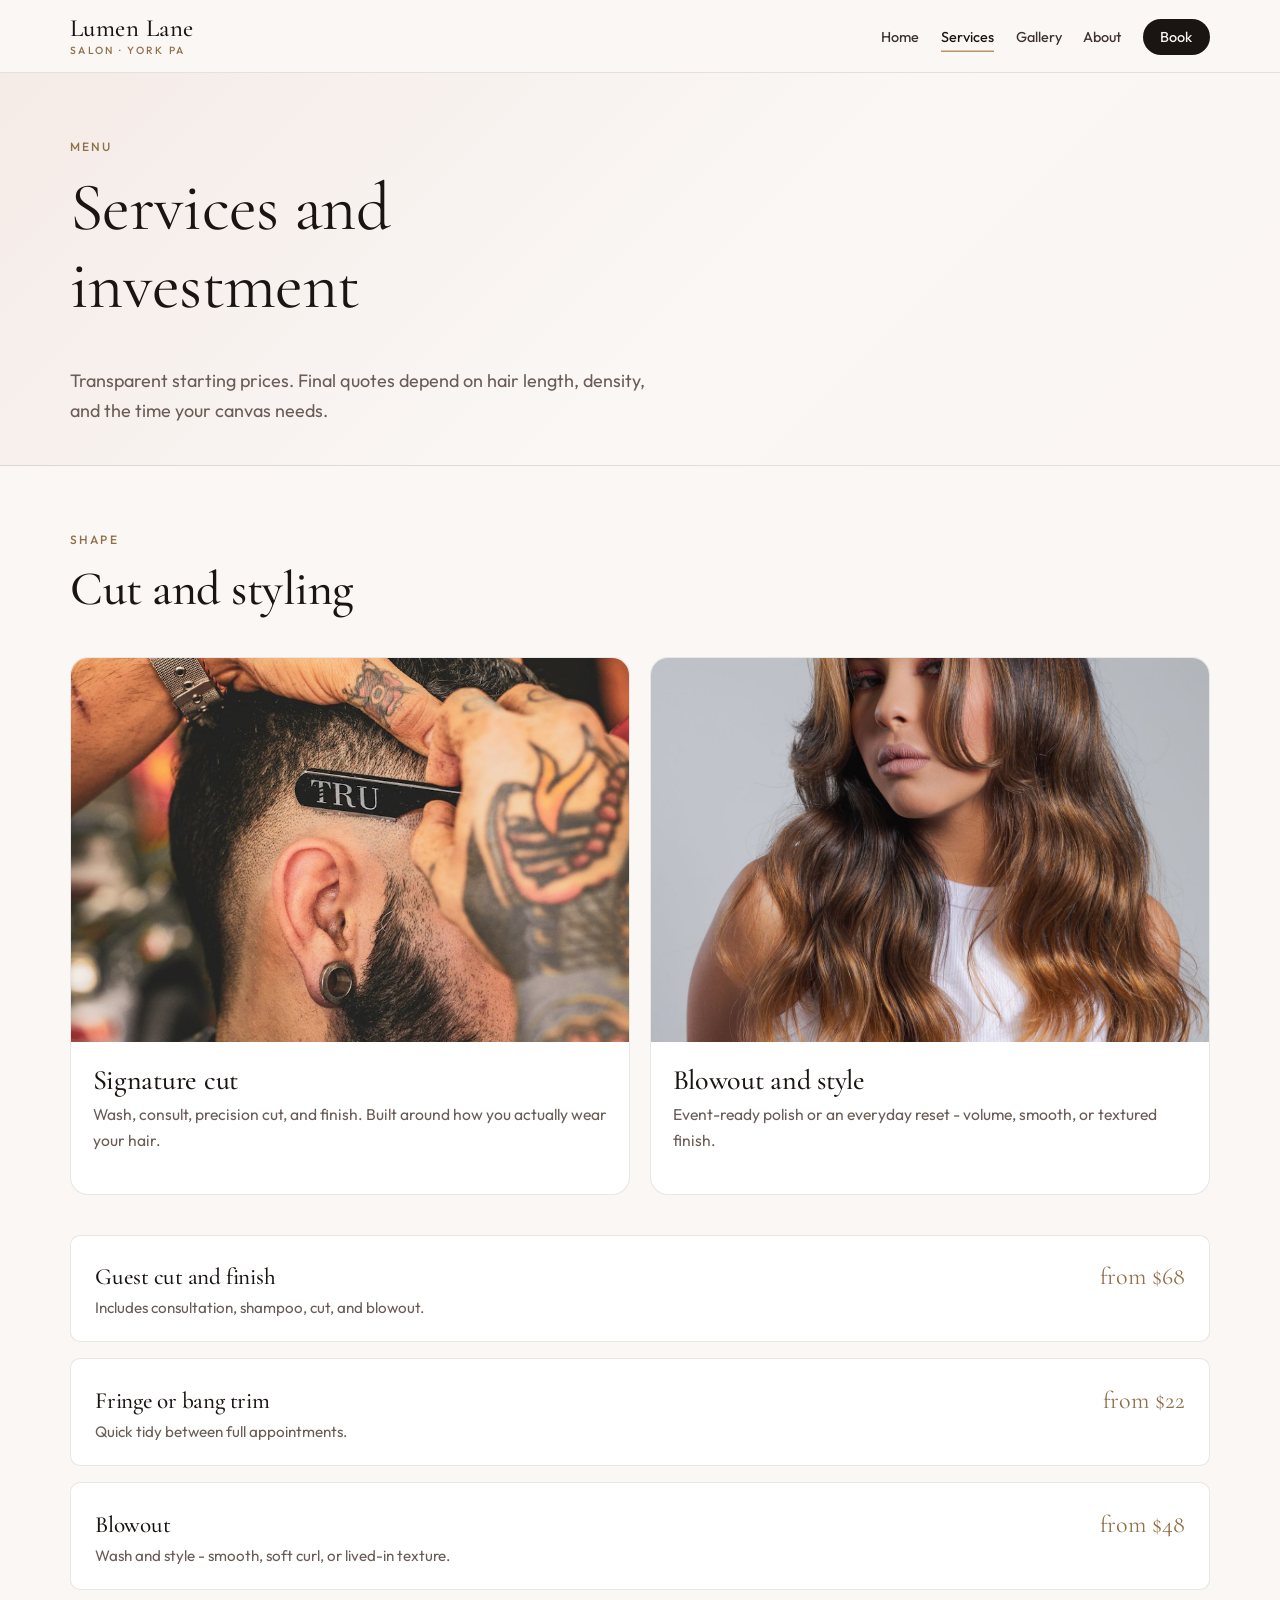
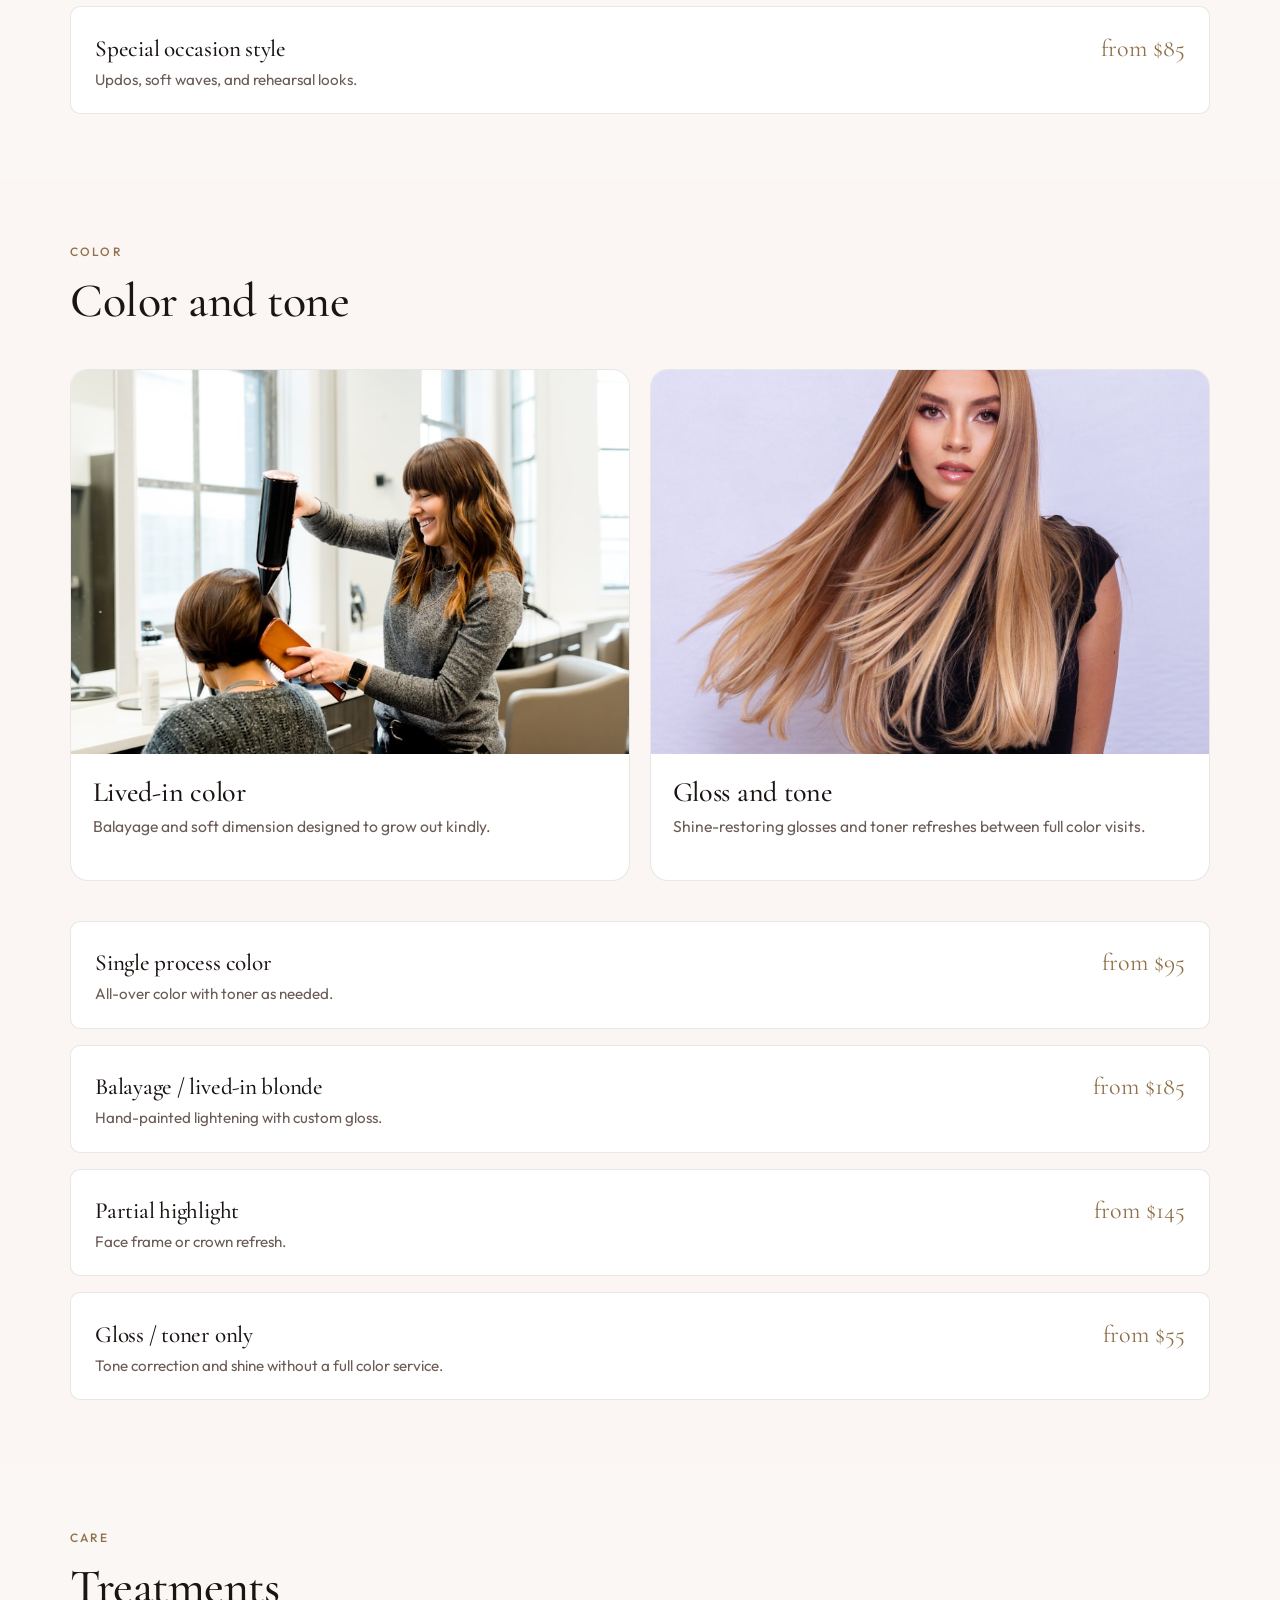
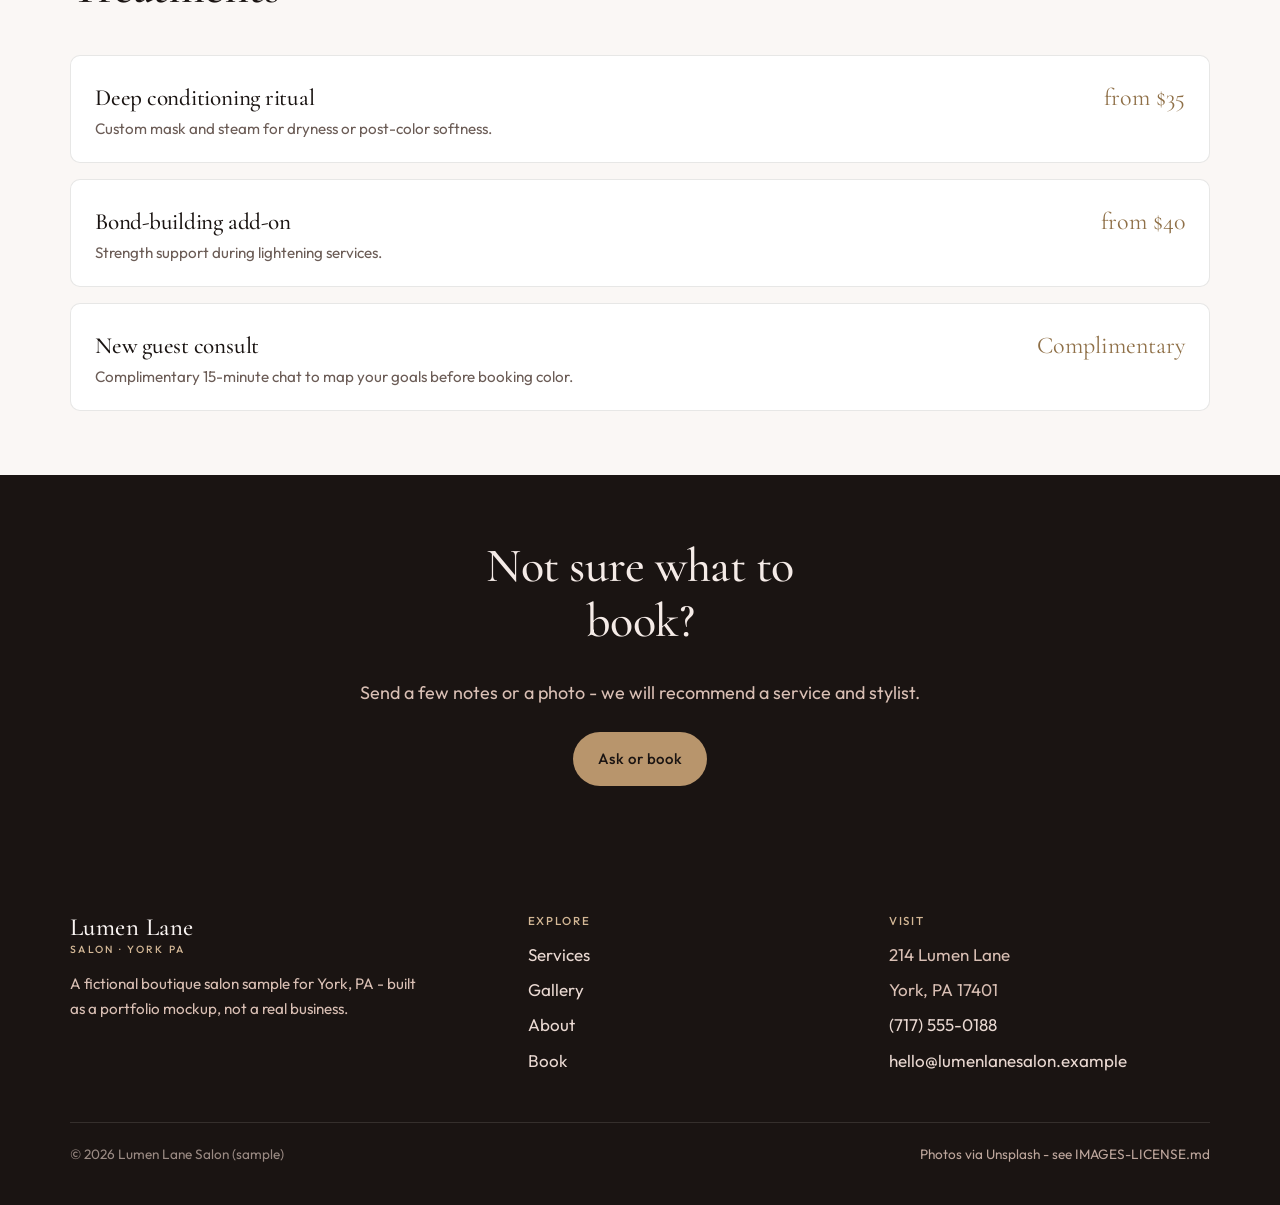
<file: services.html>
<!DOCTYPE html>
<html lang="en">
<head>
  <meta charset="UTF-8">
  <meta name="viewport" content="width=device-width, initial-scale=1.0">
  <meta name="description" content="Cuts, color, treatments, and styling at Lumen Lane Salon in York, PA.">
  <title>Services | Lumen Lane Salon</title>
  <link rel="preconnect" href="https://fonts.googleapis.com">
  <link rel="preconnect" href="https://fonts.gstatic.com" crossorigin>
  <link href="https://fonts.googleapis.com/css2?family=Cormorant+Garamond:ital,wght@0,400;0,500;0,600;1,400&family=Outfit:wght@300;400;500;600&display=swap" rel="stylesheet">
  <link rel="stylesheet" href="css/styles.css">
</head>
<body>
  <a class="skip-link" href="#main">Skip to content</a>

  <header class="site-header">
    <nav class="nav" aria-label="Primary">
      <a class="logo" href="index.html">
        <span class="logo-mark">Lumen Lane</span>
        <span class="logo-sub">Salon · York PA</span>
      </a>
      <button class="nav-toggle" type="button" aria-expanded="false" aria-controls="nav-menu" aria-label="Open menu">
        <span class="nav-toggle-bar"></span>
        <span class="nav-toggle-bar"></span>
        <span class="nav-toggle-bar"></span>
      </button>
      <ul class="nav-menu" id="nav-menu">
        <li><a href="index.html">Home</a></li>
        <li><a href="services.html" aria-current="page">Services</a></li>
        <li><a href="gallery.html">Gallery</a></li>
        <li><a href="about.html">About</a></li>
        <li><a href="contact.html" class="nav-cta">Book</a></li>
      </ul>
    </nav>
  </header>

  <main id="main">
    <header class="page-hero">
      <div class="container">
        <p class="eyebrow">Menu</p>
        <h1>Services and investment</h1>
        <p class="section-lead">Transparent starting prices. Final quotes depend on hair length, density, and the time your canvas needs.</p>
      </div>
    </header>

    <section class="section" aria-labelledby="cut-heading">
      <div class="container">
        <header class="section-header">
          <p class="eyebrow">Shape</p>
          <h2 id="cut-heading">Cut and styling</h2>
        </header>
        <div class="card-grid card-grid--2" style="margin-bottom: var(--space-lg);">
          <article class="service-card">
            <img src="images/service-cut.jpg" alt="Precision cut with soft finish" width="800" height="550">
            <div class="service-card-body">
              <h3>Signature cut</h3>
              <p>Wash, consult, precision cut, and finish. Built around how you actually wear your hair.</p>
            </div>
          </article>
          <article class="service-card">
            <img src="images/gallery-2.jpg" alt="Blowout with soft movement and shine" width="800" height="550">
            <div class="service-card-body">
              <h3>Blowout and style</h3>
              <p>Event-ready polish or an everyday reset - volume, smooth, or textured finish.</p>
            </div>
          </article>
        </div>
        <div class="service-list">
          <div class="service-row">
            <div>
              <h3>Guest cut and finish</h3>
              <p>Includes consultation, shampoo, cut, and blowout.</p>
            </div>
            <p class="price">from $68</p>
          </div>
          <div class="service-row">
            <div>
              <h3>Fringe or bang trim</h3>
              <p>Quick tidy between full appointments.</p>
            </div>
            <p class="price">from $22</p>
          </div>
          <div class="service-row">
            <div>
              <h3>Blowout</h3>
              <p>Wash and style - smooth, soft curl, or lived-in texture.</p>
            </div>
            <p class="price">from $48</p>
          </div>
          <div class="service-row">
            <div>
              <h3>Special occasion style</h3>
              <p>Updos, soft waves, and rehearsal looks.</p>
            </div>
            <p class="price">from $85</p>
          </div>
        </div>
      </div>
    </section>

    <section class="section section--blush" aria-labelledby="color-heading">
      <div class="container">
        <header class="section-header">
          <p class="eyebrow">Color</p>
          <h2 id="color-heading">Color and tone</h2>
        </header>
        <div class="card-grid card-grid--2" style="margin-bottom: var(--space-lg);">
          <article class="service-card">
            <img src="images/service-color.jpg" alt="Dimensional balayage and gloss" width="800" height="550">
            <div class="service-card-body">
              <h3>Lived-in color</h3>
              <p>Balayage and soft dimension designed to grow out kindly.</p>
            </div>
          </article>
          <article class="service-card">
            <img src="images/gallery-5.jpg" alt="Rich glossy hair color finish" width="800" height="550">
            <div class="service-card-body">
              <h3>Gloss and tone</h3>
              <p>Shine-restoring glosses and toner refreshes between full color visits.</p>
            </div>
          </article>
        </div>
        <div class="service-list">
          <div class="service-row">
            <div>
              <h3>Single process color</h3>
              <p>All-over color with toner as needed.</p>
            </div>
            <p class="price">from $95</p>
          </div>
          <div class="service-row">
            <div>
              <h3>Balayage / lived-in blonde</h3>
              <p>Hand-painted lightening with custom gloss.</p>
            </div>
            <p class="price">from $185</p>
          </div>
          <div class="service-row">
            <div>
              <h3>Partial highlight</h3>
              <p>Face frame or crown refresh.</p>
            </div>
            <p class="price">from $145</p>
          </div>
          <div class="service-row">
            <div>
              <h3>Gloss / toner only</h3>
              <p>Tone correction and shine without a full color service.</p>
            </div>
            <p class="price">from $55</p>
          </div>
        </div>
      </div>
    </section>

    <section class="section" aria-labelledby="care-heading">
      <div class="container">
        <header class="section-header">
          <p class="eyebrow">Care</p>
              <h2 id="care-heading">Treatments</h2>
        </header>
        <div class="service-list">
          <div class="service-row">
            <div>
              <h3>Deep conditioning ritual</h3>
              <p>Custom mask and steam for dryness or post-color softness.</p>
            </div>
            <p class="price">from $35</p>
          </div>
          <div class="service-row">
            <div>
              <h3>Bond-building add-on</h3>
              <p>Strength support during lightening services.</p>
            </div>
            <p class="price">from $40</p>
          </div>
          <div class="service-row">
            <div>
              <h3>New guest consult</h3>
              <p>Complimentary 15-minute chat to map your goals before booking color.</p>
            </div>
            <p class="price">Complimentary</p>
          </div>
        </div>
      </div>
    </section>

    <section class="section section--ink cta-band" aria-labelledby="svc-cta">
      <div class="container">
        <h2 id="svc-cta">Not sure what to book?</h2>
        <p class="section-lead">Send a few notes or a photo - we will recommend a service and stylist.</p>
        <div class="cta-actions">
          <a class="btn btn-gold" href="contact.html">Ask or book</a>
        </div>
      </div>
    </section>
  </main>

  <footer class="site-footer">
    <div class="container footer-grid">
      <div class="footer-brand">
        <a class="logo" href="index.html">
          <span class="logo-mark">Lumen Lane</span>
          <span class="logo-sub">Salon · York PA</span>
        </a>
        <p>A fictional boutique salon sample for York, PA - built as a portfolio mockup, not a real business.</p>
      </div>
      <div class="footer-col">
        <h3>Explore</h3>
        <ul>
          <li><a href="services.html">Services</a></li>
          <li><a href="gallery.html">Gallery</a></li>
          <li><a href="about.html">About</a></li>
          <li><a href="contact.html">Book</a></li>
        </ul>
      </div>
      <div class="footer-col">
        <h3>Visit</h3>
        <ul>
          <li>214 Lumen Lane</li>
          <li>York, PA 17401</li>
          <li><a href="tel:+17175550188">(717) 555-0188</a></li>
          <li><a href="mailto:hello@lumenlanesalon.example">hello@lumenlanesalon.example</a></li>
        </ul>
      </div>
    </div>
    <div class="container footer-bottom">
      <span>&copy; 2026 Lumen Lane Salon (sample)</span>
      <span class="footer-note">Photos via Unsplash - see IMAGES-LICENSE.md</span>
    </div>
  </footer>

  <div class="book-bar" role="region" aria-label="Quick book">
    <div class="book-bar-inner">
      <p class="book-bar-copy"><strong>Book your chair</strong> York · by appointment</p>
      <a class="btn btn-gold" href="contact.html">Book</a>
    </div>
  </div>

  <script src="js/main.js" defer></script>
</body>
</html>
</file>
<file: css/styles.css>
/* Lumen Lane Salon - boutique sample site
   Soft blush + ink + gold - intentionally unlike the green/cream landscaping mockup */

:root {
  --blush-50: #fbf6f4;
  --blush-100: #f5ebe7;
  --blush-200: #ead9d2;
  --blush-300: #d9bfb4;
  --blush: #c9a99a;
  --blush-deep: #a87d6c;

  --ink: #1a1412;
  --ink-soft: #3d322e;
  --ink-muted: #6b5c56;
  --ink-faint: #9a8a83;

  --gold: #b8956c;
  --gold-light: #d4b896;
  --gold-deep: #8f7048;

  --cream: #faf7f5;
  --white: #ffffff;
  --line: rgba(26, 20, 18, 0.1);

  --radius: 2px;
  --radius-md: 10px;
  --radius-lg: 18px;
  --shadow: 0 8px 32px rgba(26, 20, 18, 0.08);
  --shadow-lg: 0 20px 50px rgba(26, 20, 18, 0.14);

  --font-sans: "Outfit", system-ui, -apple-system, sans-serif;
  --font-display: "Cormorant Garamond", Georgia, "Times New Roman", serif;

  --space-xs: 0.5rem;
  --space-sm: 1rem;
  --space-md: 1.5rem;
  --space-lg: 2.5rem;
  --space-xl: 4rem;
  --space-2xl: 6.5rem;

  --header-h: 4.5rem;
  --book-bar-h: 3.75rem;
  --max: 1140px;
  --ease: cubic-bezier(0.22, 0.61, 0.36, 1);
}

*,
*::before,
*::after {
  box-sizing: border-box;
}

html {
  scroll-behavior: smooth;
  scroll-padding-top: calc(var(--header-h) + 0.75rem);
}

body {
  margin: 0;
  font-family: var(--font-sans);
  font-size: 1.0625rem;
  line-height: 1.65;
  color: var(--ink-soft);
  background: var(--cream);
  -webkit-font-smoothing: antialiased;
}

body.nav-open {
  overflow: hidden;
}

img {
  max-width: 100%;
  height: auto;
  display: block;
}

a {
  color: var(--gold-deep);
  text-decoration-thickness: 1px;
  text-underline-offset: 0.18em;
}

a:hover {
  color: var(--ink);
}

h1, h2, h3, h4 {
  font-family: var(--font-display);
  font-weight: 500;
  color: var(--ink);
  line-height: 1.15;
  letter-spacing: -0.01em;
  margin: 0 0 0.6em;
}

h1 { font-size: clamp(2.6rem, 6vw, 4.25rem); font-weight: 400; }
h2 { font-size: clamp(2rem, 4vw, 3rem); }
h3 { font-size: clamp(1.35rem, 2.5vw, 1.75rem); }

p { margin: 0 0 1em; }

ul, ol { margin: 0 0 1em; padding-left: 1.2em; }

.container {
  width: min(100% - 2rem, var(--max));
  margin-inline: auto;
}

.container-narrow {
  width: min(100% - 2rem, 720px);
  margin-inline: auto;
}

.skip-link {
  position: absolute;
  left: 1rem;
  top: -100px;
  z-index: 1000;
  background: var(--ink);
  color: var(--white);
  padding: 0.6rem 1rem;
  border-radius: var(--radius-md);
}

.skip-link:focus {
  top: 1rem;
}

.eyebrow {
  font-family: var(--font-sans);
  font-size: 0.75rem;
  font-weight: 500;
  letter-spacing: 0.18em;
  text-transform: uppercase;
  color: var(--gold-deep);
  margin: 0 0 0.75rem;
}

.section-lead {
  font-size: 1.125rem;
  color: var(--ink-muted);
  max-width: 36rem;
}

.section {
  padding: var(--space-xl) 0;
}

.section--blush {
  background: var(--blush-50);
}

.section--ink {
  background: var(--ink);
  color: var(--blush-200);
}

.section--ink h2,
.section--ink h3,
.section--ink .eyebrow {
  color: var(--blush-100);
}

.section--ink .eyebrow {
  color: var(--gold-light);
}

.section--ink .section-lead {
  color: var(--blush-300);
}

.section-header {
  margin-bottom: var(--space-lg);
}

.section-header--split {
  display: grid;
  gap: var(--space-md);
  align-items: end;
}

@media (min-width: 768px) {
  .section-header--split {
    grid-template-columns: 1.2fr 0.8fr;
  }
}

/* Buttons */
.btn {
  display: inline-flex;
  align-items: center;
  justify-content: center;
  gap: 0.5rem;
  padding: 0.85rem 1.5rem;
  font-family: var(--font-sans);
  font-size: 0.9375rem;
  font-weight: 500;
  letter-spacing: 0.04em;
  text-decoration: none;
  border: 1px solid transparent;
  border-radius: 999px;
  cursor: pointer;
  transition: background 0.2s var(--ease), color 0.2s var(--ease), border-color 0.2s var(--ease), transform 0.2s var(--ease);
}

.btn:hover {
  text-decoration: none;
  transform: translateY(-1px);
}

.btn-primary {
  background: var(--ink);
  color: var(--blush-50);
}

.btn-primary:hover {
  background: var(--ink-soft);
  color: var(--white);
}

.btn-gold {
  background: var(--gold);
  color: var(--ink);
}

.btn-gold:hover {
  background: var(--gold-light);
  color: var(--ink);
}

.btn-ghost {
  background: transparent;
  color: var(--ink);
  border-color: var(--line);
}

.btn-ghost:hover {
  border-color: var(--ink);
  color: var(--ink);
}

.btn-ghost-light {
  background: transparent;
  color: var(--blush-100);
  border-color: rgba(245, 235, 231, 0.35);
}

.btn-ghost-light:hover {
  border-color: var(--blush-100);
  color: var(--white);
}

.btn-block {
  width: 100%;
}

/* Header / Nav */
.site-header {
  position: sticky;
  top: 0;
  z-index: 100;
  background: rgba(250, 247, 245, 0.92);
  backdrop-filter: blur(12px);
  border-bottom: 1px solid var(--line);
}

.nav {
  display: flex;
  align-items: center;
  justify-content: space-between;
  width: min(100% - 2rem, var(--max));
  margin-inline: auto;
  min-height: var(--header-h);
  gap: 1rem;
}

.logo {
  display: flex;
  flex-direction: column;
  text-decoration: none;
  color: var(--ink);
  line-height: 1.1;
}

.logo:hover {
  color: var(--ink);
  text-decoration: none;
}

.logo-mark {
  font-family: var(--font-display);
  font-size: 1.55rem;
  font-weight: 500;
  letter-spacing: 0.02em;
}

.logo-sub {
  font-family: var(--font-sans);
  font-size: 0.65rem;
  font-weight: 500;
  letter-spacing: 0.22em;
  text-transform: uppercase;
  color: var(--gold-deep);
  margin-top: 0.15rem;
}

.nav-toggle {
  display: none;
  flex-direction: column;
  justify-content: center;
  gap: 5px;
  width: 44px;
  height: 44px;
  padding: 0;
  border: 0;
  background: transparent;
  cursor: pointer;
}

.nav-toggle-bar {
  display: block;
  width: 22px;
  height: 2px;
  background: var(--ink);
  margin-inline: auto;
  transition: transform 0.25s var(--ease), opacity 0.2s;
}

.nav-toggle[aria-expanded="true"] .nav-toggle-bar:nth-child(1) {
  transform: translateY(7px) rotate(45deg);
}

.nav-toggle[aria-expanded="true"] .nav-toggle-bar:nth-child(2) {
  opacity: 0;
}

.nav-toggle[aria-expanded="true"] .nav-toggle-bar:nth-child(3) {
  transform: translateY(-7px) rotate(-45deg);
}

.nav-menu {
  display: flex;
  align-items: center;
  gap: 0.15rem 1.35rem;
  list-style: none;
  margin: 0;
  padding: 0;
}

.nav-menu a {
  font-size: 0.9rem;
  font-weight: 450;
  color: var(--ink-soft);
  text-decoration: none;
  padding: 0.35rem 0;
}

.nav-menu a:hover,
.nav-menu a[aria-current="page"] {
  color: var(--ink);
}

.nav-menu a[aria-current="page"] {
  box-shadow: inset 0 -1.5px 0 var(--gold);
}

.nav-cta {
  background: var(--ink) !important;
  color: var(--blush-50) !important;
  padding: 0.55rem 1.1rem !important;
  border-radius: 999px;
  box-shadow: none !important;
}

.nav-cta:hover {
  background: var(--ink-soft) !important;
}

@media (max-width: 860px) {
  .nav-toggle {
    display: flex;
  }

  .nav-menu {
    position: fixed;
    inset: var(--header-h) 0 auto 0;
    flex-direction: column;
    align-items: stretch;
    gap: 0;
    padding: 1rem 1.25rem 1.5rem;
    background: var(--cream);
    border-bottom: 1px solid var(--line);
    box-shadow: var(--shadow);
    transform: translateY(-120%);
    opacity: 0;
    visibility: hidden;
    transition: transform 0.3s var(--ease), opacity 0.25s, visibility 0.25s;
  }

  .nav-menu.is-open {
    transform: translateY(0);
    opacity: 1;
    visibility: visible;
  }

  .nav-menu li {
    border-bottom: 1px solid var(--line);
  }

  .nav-menu a {
    display: block;
    padding: 0.95rem 0.25rem;
  }

  .nav-cta {
    margin-top: 0.75rem;
    text-align: center;
    border-bottom: 0 !important;
  }

  .nav-menu li:last-child {
    border-bottom: 0;
  }
}

/* Sticky mobile book bar */
.book-bar {
  display: none;
  position: fixed;
  left: 0;
  right: 0;
  bottom: 0;
  z-index: 90;
  padding: 0.65rem 1rem calc(0.65rem + env(safe-area-inset-bottom, 0px));
  background: rgba(26, 20, 18, 0.96);
  backdrop-filter: blur(10px);
  box-shadow: 0 -8px 28px rgba(26, 20, 18, 0.2);
}

.book-bar-inner {
  display: flex;
  align-items: center;
  justify-content: space-between;
  gap: 0.75rem;
  max-width: var(--max);
  margin-inline: auto;
}

.book-bar-copy {
  color: var(--blush-200);
  font-size: 0.85rem;
  line-height: 1.3;
}

.book-bar-copy strong {
  display: block;
  color: var(--blush-50);
  font-weight: 500;
  font-size: 0.95rem;
}

.book-bar .btn {
  flex-shrink: 0;
  padding: 0.7rem 1.2rem;
}

@media (max-width: 860px) {
  .book-bar {
    display: block;
  }

  body {
    padding-bottom: calc(var(--book-bar-h) + 0.5rem + env(safe-area-inset-bottom, 0px));
  }

  .site-footer {
    padding-bottom: calc(var(--space-xl) + var(--book-bar-h));
  }
}

/* Hero - asymmetric boutique */
.hero {
  position: relative;
  display: grid;
  min-height: min(88vh, 820px);
  background: var(--blush-100);
  overflow: hidden;
}

@media (min-width: 900px) {
  .hero {
    grid-template-columns: 1.05fr 0.95fr;
    min-height: min(90vh, 780px);
  }
}

.hero-copy {
  display: flex;
  flex-direction: column;
  justify-content: center;
  padding: clamp(2rem, 5vw, 4rem) clamp(1.25rem, 4vw, 3.5rem);
  max-width: 36rem;
  width: 100%;
  box-sizing: border-box;
  position: relative;
  z-index: 2;
}

.hero-copy h1 {
  margin-bottom: 0.75rem;
}

.hero-lead {
  font-size: 1.125rem;
  color: var(--ink-muted);
  max-width: 28rem;
  margin-bottom: 1.75rem;
}

.hero-actions {
  display: flex;
  flex-wrap: wrap;
  gap: 0.75rem;
  margin-bottom: 2rem;
}

.hero-meta {
  display: flex;
  flex-wrap: wrap;
  gap: 1.25rem 1.75rem;
  list-style: none;
  margin: 0;
  padding: 0;
  font-size: 0.85rem;
  color: var(--ink-muted);
}

.hero-meta li {
  position: relative;
  padding-left: 0.9rem;
}

.hero-meta li::before {
  content: "";
  position: absolute;
  left: 0;
  top: 0.55em;
  width: 5px;
  height: 5px;
  border-radius: 50%;
  background: var(--gold);
}

.hero-visual {
  position: relative;
  min-height: 320px;
}

.hero-visual img {
  width: 100%;
  height: 100%;
  object-fit: cover;
  min-height: 320px;
}

@media (min-width: 900px) {
  .hero-visual {
    clip-path: polygon(4% 0, 100% 0, 100% 100%, 0 100%);
  }

  .hero-visual img {
    min-height: 100%;
  }
}

.hero-badge {
  position: absolute;
  bottom: 1.5rem;
  left: 1.5rem;
  background: rgba(250, 247, 245, 0.94);
  padding: 0.85rem 1.1rem;
  border-radius: var(--radius-md);
  box-shadow: var(--shadow);
  max-width: 11rem;
  z-index: 2;
}

.hero-badge strong {
  display: block;
  font-family: var(--font-display);
  font-size: 1.35rem;
  font-weight: 500;
  color: var(--ink);
  line-height: 1.2;
}

.hero-badge span {
  font-size: 0.75rem;
  color: var(--ink-muted);
  letter-spacing: 0.04em;
}

@media (max-width: 899px) {
  .hero {
    display: flex;
    flex-direction: column-reverse;
  }

  .hero-copy {
    max-width: none;
    padding: var(--space-lg) 1.25rem var(--space-xl);
  }

  .hero-badge {
    left: auto;
    right: 1rem;
    bottom: 1rem;
  }
}

/* Intro asymmetric strip */
.intro-asymmetric {
  display: grid;
  gap: var(--space-lg);
  align-items: center;
}

@media (min-width: 800px) {
  .intro-asymmetric {
    grid-template-columns: 0.9fr 1.1fr;
  }

  .intro-asymmetric .intro-media {
    order: -1;
    transform: translateX(-0.5rem);
  }
}

.intro-media {
  position: relative;
}

.intro-media img {
  width: 100%;
  aspect-ratio: 4 / 5;
  object-fit: cover;
  border-radius: var(--radius-lg);
}

.intro-media::after {
  content: "";
  position: absolute;
  inset: 1.25rem -1rem -1rem 1.25rem;
  border: 1px solid var(--gold);
  border-radius: var(--radius-lg);
  z-index: -1;
  pointer-events: none;
}

.accent-rule {
  width: 3rem;
  height: 2px;
  background: var(--gold);
  margin: 0 0 1.25rem;
  border: 0;
}

/* Cards / services */
.card-grid {
  display: grid;
  gap: 1.25rem;
}

@media (min-width: 700px) {
  .card-grid--2 {
    grid-template-columns: repeat(2, 1fr);
  }

  .card-grid--3 {
    grid-template-columns: repeat(3, 1fr);
  }
}

.service-card {
  background: var(--white);
  border: 1px solid var(--line);
  border-radius: var(--radius-lg);
  overflow: hidden;
  display: flex;
  flex-direction: column;
  transition: box-shadow 0.25s var(--ease), transform 0.25s var(--ease);
}

.service-card:hover {
  box-shadow: var(--shadow);
  transform: translateY(-3px);
}

.service-card img {
  width: 100%;
  aspect-ratio: 16 / 11;
  object-fit: cover;
}

.service-card-body {
  padding: 1.35rem 1.35rem 1.5rem;
  flex: 1;
  display: flex;
  flex-direction: column;
}

.service-card h3 {
  margin-bottom: 0.4rem;
}

.service-card p {
  color: var(--ink-muted);
  font-size: 0.98rem;
  flex: 1;
}

.service-price {
  font-family: var(--font-display);
  font-size: 1.35rem;
  color: var(--gold-deep);
  margin-top: 0.75rem;
}

.service-price span {
  font-family: var(--font-sans);
  font-size: 0.8rem;
  color: var(--ink-faint);
  letter-spacing: 0.04em;
}

/* Service list (services page) */
.service-list {
  display: grid;
  gap: 1rem;
}

.service-row {
  display: grid;
  gap: 0.5rem 1.5rem;
  padding: 1.35rem 1.5rem;
  background: var(--white);
  border: 1px solid var(--line);
  border-radius: var(--radius-md);
  align-items: baseline;
}

@media (min-width: 700px) {
  .service-row {
    grid-template-columns: 1fr auto;
  }
}

.service-row h3 {
  margin: 0 0 0.25rem;
  font-size: 1.45rem;
}

.service-row p {
  margin: 0;
  color: var(--ink-muted);
  font-size: 0.95rem;
}

.service-row .price {
  font-family: var(--font-display);
  font-size: 1.5rem;
  color: var(--gold-deep);
  white-space: nowrap;
}

/* Before / After slider */
.ba-section {
  padding: var(--space-2xl) 0;
}

.ba-layout {
  display: grid;
  gap: var(--space-lg);
  align-items: center;
}

@media (min-width: 900px) {
  .ba-layout {
    grid-template-columns: 0.85fr 1.15fr;
  }
}

.ba-copy .section-lead {
  margin-bottom: 1.25rem;
}

.ba-note {
  font-size: 0.9rem;
  color: var(--ink-faint);
}

.ba-slider {
  position: relative;
  width: 100%;
  max-width: 640px;
  margin-inline: auto;
  aspect-ratio: 4 / 5;
  border-radius: var(--radius-lg);
  overflow: hidden;
  user-select: none;
  touch-action: none;
  box-shadow: var(--shadow-lg);
  background: var(--ink);
}

.ba-slider img {
  position: absolute;
  inset: 0;
  width: 100%;
  height: 100%;
  object-fit: cover;
  pointer-events: none;
}

.ba-after {
  z-index: 1;
}

.ba-before-wrap {
  position: absolute;
  inset: 0;
  z-index: 2;
  width: 50%;
  overflow: hidden;
}

.ba-before-wrap img {
  width: 100vw;
  max-width: none;
  height: 100%;
  /* width set via JS to match container */
}

.ba-slider .ba-before {
  width: var(--ba-full-width, 100%);
  max-width: none;
  height: 100%;
  object-fit: cover;
  object-position: left center;
}

.ba-handle {
  position: absolute;
  top: 0;
  bottom: 0;
  left: 50%;
  z-index: 4;
  width: 44px;
  margin-left: -22px;
  border: 0;
  padding: 0;
  background: transparent;
  cursor: ew-resize;
  display: flex;
  align-items: center;
  justify-content: center;
}

.ba-handle:focus-visible {
  outline: 2px solid var(--gold-light);
  outline-offset: 2px;
}

.ba-handle-line {
  position: absolute;
  top: 0;
  bottom: 0;
  left: 50%;
  width: 2px;
  margin-left: -1px;
  background: var(--white);
  box-shadow: 0 0 8px rgba(0, 0, 0, 0.35);
  pointer-events: none;
}

.ba-handle-knob {
  position: relative;
  z-index: 1;
  width: 44px;
  height: 44px;
  border-radius: 50%;
  background: var(--white);
  border: 2px solid var(--gold);
  box-shadow: var(--shadow);
  display: grid;
  place-items: center;
  color: var(--ink);
  font-size: 0.7rem;
  letter-spacing: -0.05em;
}

.ba-label {
  position: absolute;
  top: 1rem;
  z-index: 3;
  padding: 0.35rem 0.7rem;
  background: rgba(26, 20, 18, 0.72);
  color: var(--blush-50);
  font-size: 0.7rem;
  font-weight: 500;
  letter-spacing: 0.12em;
  text-transform: uppercase;
  border-radius: 999px;
  pointer-events: none;
}

.ba-label--before {
  left: 1rem;
}

.ba-label--after {
  right: 1rem;
}

/* Gallery */
.gallery-grid {
  display: grid;
  grid-template-columns: repeat(2, 1fr);
  gap: 0.75rem;
}

@media (min-width: 700px) {
  .gallery-grid {
    grid-template-columns: repeat(3, 1fr);
    gap: 1rem;
  }
}

.gallery-item {
  position: relative;
  overflow: hidden;
  border-radius: var(--radius-md);
  background: var(--blush-200);
}

.gallery-item img {
  width: 100%;
  aspect-ratio: 3 / 4;
  object-fit: cover;
  transition: transform 0.45s var(--ease);
}

.gallery-item:hover img {
  transform: scale(1.04);
}

.gallery-item--wide {
  grid-column: span 2;
}

.gallery-item--wide img {
  aspect-ratio: 16 / 10;
}

@media (max-width: 699px) {
  .gallery-item--wide {
    grid-column: span 2;
  }
}

.gallery-caption {
  position: absolute;
  left: 0;
  right: 0;
  bottom: 0;
  padding: 1.5rem 0.85rem 0.75rem;
  background: linear-gradient(transparent, rgba(26, 20, 18, 0.75));
  color: var(--blush-50);
  font-size: 0.8rem;
  letter-spacing: 0.06em;
  text-transform: uppercase;
}

/* Team */
.team-grid {
  display: grid;
  gap: 1.5rem;
}

@media (min-width: 700px) {
  .team-grid {
    grid-template-columns: repeat(3, 1fr);
  }
}

.team-card {
  text-align: center;
}

.team-card img {
  width: 100%;
  aspect-ratio: 1;
  object-fit: cover;
  border-radius: 50%;
  max-width: 220px;
  margin: 0 auto 1.1rem;
  border: 3px solid var(--blush-200);
  box-shadow: 0 0 0 6px var(--blush-50);
}

.team-card h3 {
  margin-bottom: 0.2rem;
}

.team-role {
  font-size: 0.8rem;
  letter-spacing: 0.12em;
  text-transform: uppercase;
  color: var(--gold-deep);
  margin-bottom: 0.6rem;
}

.team-card p {
  font-size: 0.95rem;
  color: var(--ink-muted);
  max-width: 16rem;
  margin-inline: auto;
}

/* Page hero (inner pages) */
.page-hero {
  padding: var(--space-xl) 0 var(--space-lg);
  background:
    linear-gradient(135deg, var(--blush-100) 0%, var(--cream) 55%, var(--blush-50) 100%);
  border-bottom: 1px solid var(--line);
}

.page-hero h1 {
  max-width: 16ch;
}

.page-hero .section-lead {
  margin-bottom: 0;
}

/* About split */
.about-split {
  display: grid;
  gap: var(--space-lg);
  align-items: center;
}

@media (min-width: 800px) {
  .about-split {
    grid-template-columns: 1fr 1fr;
  }
}

.about-split img {
  width: 100%;
  aspect-ratio: 4 / 5;
  object-fit: cover;
  border-radius: var(--radius-lg);
}

.values {
  display: grid;
  gap: 1rem;
  margin-top: 1.5rem;
}

.value-item {
  padding: 1rem 0;
  border-top: 1px solid var(--line);
}

.value-item:last-child {
  border-bottom: 1px solid var(--line);
}

.value-item h3 {
  font-size: 1.25rem;
  margin-bottom: 0.35rem;
}

.value-item p {
  margin: 0;
  color: var(--ink-muted);
  font-size: 0.95rem;
}

/* Testimonials */
.quote-grid {
  display: grid;
  gap: 1.25rem;
}

@media (min-width: 700px) {
  .quote-grid {
    grid-template-columns: repeat(2, 1fr);
  }
}

.quote-card {
  background: var(--white);
  border: 1px solid var(--line);
  border-radius: var(--radius-lg);
  padding: 1.5rem 1.5rem 1.35rem;
}

.quote-card blockquote {
  margin: 0 0 1rem;
  font-family: var(--font-display);
  font-size: 1.35rem;
  line-height: 1.4;
  color: var(--ink);
}

.quote-card cite {
  font-style: normal;
  font-size: 0.85rem;
  color: var(--ink-muted);
  letter-spacing: 0.04em;
}

/* CTA band */
.cta-band {
  padding: var(--space-xl) 0;
  text-align: center;
}

.cta-band h2 {
  max-width: 18ch;
  margin-inline: auto;
}

.cta-band .section-lead {
  margin-inline: auto;
  margin-bottom: 1.5rem;
}

.cta-actions {
  display: flex;
  flex-wrap: wrap;
  gap: 0.75rem;
  justify-content: center;
}

/* Contact */
.contact-grid {
  display: grid;
  gap: var(--space-lg);
}

@media (min-width: 800px) {
  .contact-grid {
    grid-template-columns: 0.9fr 1.1fr;
    align-items: start;
  }
}

.contact-details {
  background: var(--ink);
  color: var(--blush-200);
  border-radius: var(--radius-lg);
  padding: 1.75rem 1.75rem 2rem;
}

.contact-details h2 {
  color: var(--blush-50);
  margin-bottom: 0.5rem;
}

.contact-details p {
  color: var(--blush-300);
}

.contact-list {
  list-style: none;
  margin: 1.5rem 0 0;
  padding: 0;
}

.contact-list li {
  padding: 0.85rem 0;
  border-top: 1px solid rgba(245, 235, 231, 0.12);
}

.contact-list li:last-child {
  border-bottom: 1px solid rgba(245, 235, 231, 0.12);
}

.contact-list strong {
  display: block;
  font-family: var(--font-sans);
  font-size: 0.7rem;
  font-weight: 500;
  letter-spacing: 0.14em;
  text-transform: uppercase;
  color: var(--gold-light);
  margin-bottom: 0.25rem;
}

.contact-list a {
  color: var(--blush-50);
  text-decoration: none;
}

.contact-list a:hover {
  color: var(--gold-light);
}

.contact-list span {
  color: var(--blush-100);
}

/* Forms */
.form-card {
  background: var(--white);
  border: 1px solid var(--line);
  border-radius: var(--radius-lg);
  padding: 1.5rem 1.5rem 1.75rem;
  box-shadow: var(--shadow);
}

.form-card h2 {
  margin-bottom: 0.35rem;
}

.form-intro {
  color: var(--ink-muted);
  font-size: 0.95rem;
  margin-bottom: 1.35rem;
}

.form-row {
  display: grid;
  gap: 1rem;
  margin-bottom: 1rem;
}

@media (min-width: 560px) {
  .form-row--2 {
    grid-template-columns: 1fr 1fr;
  }
}

.form-field label {
  display: block;
  font-size: 0.8rem;
  font-weight: 500;
  letter-spacing: 0.06em;
  text-transform: uppercase;
  color: var(--ink-muted);
  margin-bottom: 0.4rem;
}

.form-field input,
.form-field select,
.form-field textarea {
  width: 100%;
  padding: 0.75rem 0.9rem;
  font-family: var(--font-sans);
  font-size: 1rem;
  color: var(--ink);
  background: var(--blush-50);
  border: 1px solid var(--line);
  border-radius: var(--radius-md);
  transition: border-color 0.2s, box-shadow 0.2s;
}

.form-field input:focus,
.form-field select:focus,
.form-field textarea:focus {
  outline: none;
  border-color: var(--gold);
  box-shadow: 0 0 0 3px rgba(184, 149, 108, 0.2);
  background: var(--white);
}

.form-field textarea {
  min-height: 120px;
  resize: vertical;
}

.form-hint {
  font-size: 0.8rem;
  color: var(--ink-faint);
  margin: 0.75rem 0 0;
}

.form-success {
  display: none;
  padding: 1rem 1.1rem;
  margin-bottom: 1rem;
  background: var(--blush-100);
  border: 1px solid var(--blush-300);
  border-radius: var(--radius-md);
  color: var(--ink);
}

.form-success.is-visible {
  display: block;
}

/* Hours table */
.hours-table {
  width: 100%;
  border-collapse: collapse;
  font-size: 0.95rem;
  margin-top: 0.5rem;
}

.hours-table th,
.hours-table td {
  text-align: left;
  padding: 0.45rem 0;
  border-bottom: 1px solid rgba(245, 235, 231, 0.12);
  font-weight: 400;
}

.hours-table th {
  color: var(--blush-300);
  width: 40%;
}

.hours-table td {
  color: var(--blush-50);
}

/* Footer */
.site-footer {
  background: var(--ink);
  color: var(--blush-300);
  padding: var(--space-xl) 0 var(--space-lg);
}

.footer-grid {
  display: grid;
  gap: var(--space-lg);
  margin-bottom: var(--space-lg);
}

@media (min-width: 700px) {
  .footer-grid {
    grid-template-columns: 1.3fr 1fr 1fr;
  }
}

.footer-brand .logo-mark {
  color: var(--blush-50);
}

.footer-brand .logo-sub {
  color: var(--gold-light);
}

.footer-brand p {
  margin-top: 1rem;
  max-width: 22rem;
  font-size: 0.95rem;
}

.footer-col h3 {
  font-family: var(--font-sans);
  font-size: 0.72rem;
  font-weight: 500;
  letter-spacing: 0.16em;
  text-transform: uppercase;
  color: var(--gold-light);
  margin-bottom: 0.85rem;
}

.footer-col ul {
  list-style: none;
  margin: 0;
  padding: 0;
}

.footer-col li {
  margin-bottom: 0.45rem;
}

.footer-col a {
  color: var(--blush-200);
  text-decoration: none;
}

.footer-col a:hover {
  color: var(--blush-50);
}

.footer-bottom {
  display: flex;
  flex-wrap: wrap;
  gap: 0.75rem 1.5rem;
  justify-content: space-between;
  padding-top: 1.25rem;
  border-top: 1px solid rgba(245, 235, 231, 0.12);
  font-size: 0.85rem;
  color: var(--ink-faint);
}

.footer-note {
  color: var(--blush-300);
  opacity: 0.85;
}

/* Utility */
.sr-only {
  position: absolute;
  width: 1px;
  height: 1px;
  padding: 0;
  margin: -1px;
  overflow: hidden;
  clip: rect(0, 0, 0, 0);
  white-space: nowrap;
  border: 0;
}

.text-center {
  text-align: center;
}

.mt-0 { margin-top: 0; }
.mb-0 { margin-bottom: 0; }
</file>
